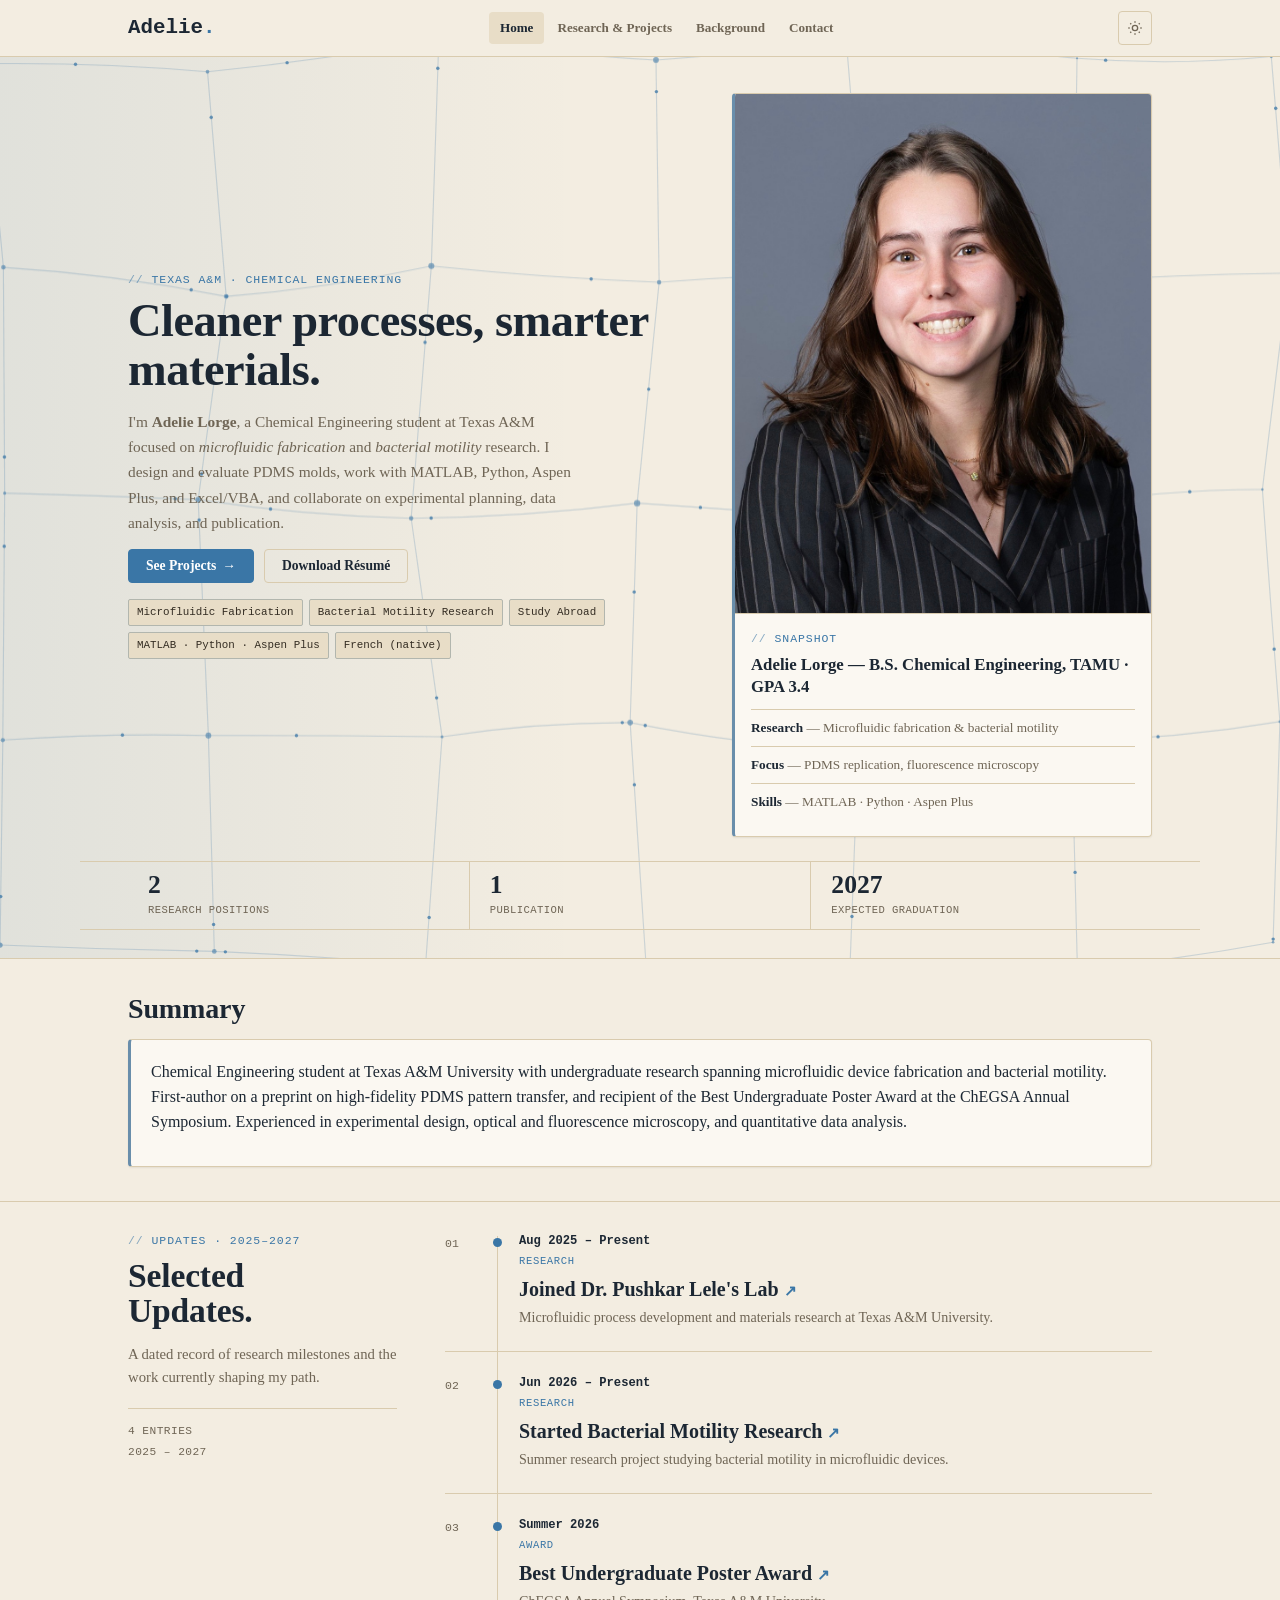
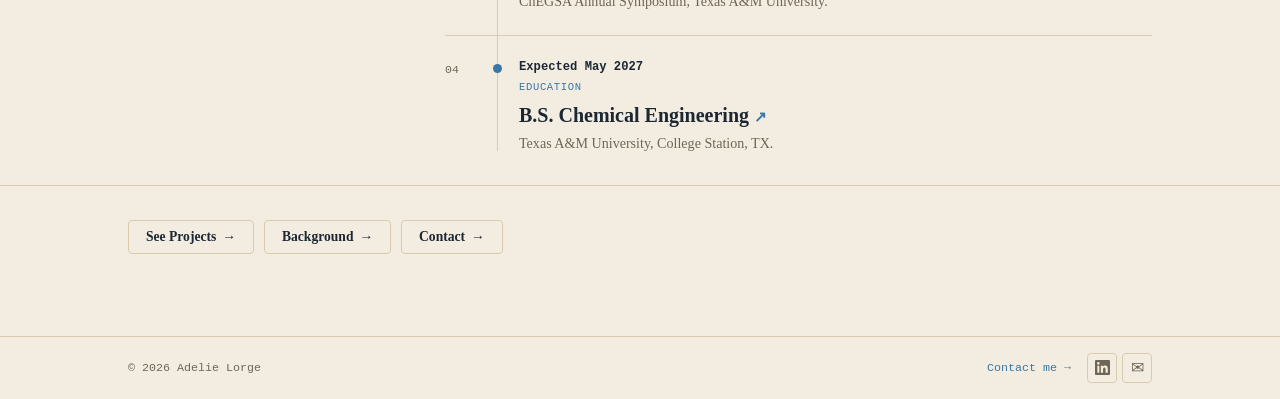
<file: index.html>
<!DOCTYPE html>
<html lang="en">
<head>
  <script>
    (function () {
      const KEY = "theme";
      const root = document.documentElement;
      let t = "light";
      try {
        const s = localStorage.getItem(KEY);
        t = (s === "light" || s === "dark") ? s : (matchMedia("(prefers-color-scheme: dark)").matches ? "dark" : "light");
      } catch {}
      root.setAttribute("data-theme", t);
      root.style.colorScheme = t;
      window.__setTheme = (theme) => {
        const next = theme === "dark" ? "dark" : "light";
        root.setAttribute("data-theme", next);
        root.style.colorScheme = next;
        try { localStorage.setItem(KEY, next); } catch {}
        const light = document.getElementById("lightCSS");
        const dark  = document.getElementById("darkCSS");
        if (light && dark) { light.disabled = next !== "light"; dark.disabled = next !== "dark"; }
        document.dispatchEvent(new Event("themechange"));
      };
    })();
  </script>

  <meta charset="UTF-8" />
  <meta name="viewport" content="width=device-width, initial-scale=1" />
  <title>Adelie Lorge — Chemical Engineering @ TAMU</title>
  <meta name="description" content="Adelie Lorge — Chemical Engineering at Texas A&M. Microfluidics and bacterial motility research, publications, projects, and certifications." />
  <link rel="canonical" href="https://adelielorge.com/" />
  <link rel="icon" type="image/svg+xml" href="assets/images/favicon.svg" />

  <meta property="og:type" content="website" />
  <meta property="og:site_name" content="Adelie Lorge" />
  <meta property="og:title" content="Adelie Lorge — Chemical Engineering @ TAMU" />
  <meta property="og:description" content="Adelie Lorge — Chemical Engineering at Texas A&M. Microfluidics and bacterial motility research, publications, projects, and certifications." />
  <meta property="og:url" content="https://adelielorge.com/" />
  <meta property="og:image" content="https://adelielorge.com/assets/images/headshot.jpeg" />
  <meta name="twitter:card" content="summary" />
  <meta name="twitter:title" content="Adelie Lorge — Chemical Engineering @ TAMU" />
  <meta name="twitter:description" content="Adelie Lorge — Chemical Engineering at Texas A&M. Microfluidics and bacterial motility research, publications, projects, and certifications." />
  <meta name="twitter:image" content="https://adelielorge.com/assets/images/headshot.jpeg" />

  <script type="application/ld+json">
  {
    "@context": "https://schema.org",
    "@type": "Person",
    "name": "Adelie Lorge",
    "url": "https://adelielorge.com/",
    "image": "https://adelielorge.com/assets/images/headshot.jpeg",
    "jobTitle": "Chemical Engineering Student",
    "affiliation": {
      "@type": "CollegeOrUniversity",
      "name": "Texas A&M University"
    },
    "sameAs": [
      "https://www.linkedin.com/in/adelie-lorge-316425382/"
    ]
  }
  </script>

  <link rel="stylesheet" href="assets/css/style.css?v=3" />
  <link id="lightCSS" rel="stylesheet" href="assets/css/theme-light.css?v=3">
  <link id="darkCSS"  rel="stylesheet" href="assets/css/theme-dark.css?v=3" disabled>
</head>
<body>
  <header class="site-header">
    <div class="container">
      <div class="header-bar">
        <a class="brand" href="index.html">Adelie<span>.</span></a>

        <button class="nav-toggle" aria-label="Toggle navigation" aria-expanded="false">
          <svg viewBox="0 0 16 16" fill="none" stroke="currentColor" stroke-width="1.5" width="16" height="16">
            <path d="M2 4h12M2 8h12M2 12h12"/>
          </svg>
        </button>

        <nav id="site-nav" class="site-nav" aria-label="Primary">
          <a href="index.html" aria-current="page">Home</a>
          <a href="projects.html">Research &amp; Projects</a>
          <a href="background.html">Background</a>
          <a href="contact.html">Contact</a>
        </nav>

        <div class="header-actions">
          <button id="themeToggle" class="btn-icon theme-toggle" aria-label="Toggle color theme" aria-pressed="false">
            <svg class="icon-sun" viewBox="0 0 24 24" fill="none" stroke="currentColor" stroke-width="2">
              <circle cx="12" cy="12" r="4"/>
              <path d="M12 2v2m0 16v2M2 12h2m16 0h2M4.93 4.93l1.41 1.41M17.66 17.66l1.41 1.41M4.93 19.07l1.41-1.41M17.66 6.34l1.41-1.41"/>
            </svg>
            <svg class="icon-moon" viewBox="0 0 24 24" fill="currentColor">
              <path d="M21 12.79A9 9 0 1 1 11.21 3 7 7 0 0 0 21 12.79z"/>
            </svg>
          </button>
        </div>
      </div>
    </div>
  </header>

  <main>
    <!-- Hero -->
    <header class="hero">
      <canvas id="flowCanvas" aria-hidden="true"></canvas>
      <div class="container hero-grid">
        <div class="hero-content">
          <span class="eyebrow">Texas A&amp;M · Chemical Engineering</span>
          <h1 class="hero-title">Cleaner processes, smarter materials.</h1>
          <p class="hero-lead">
            I'm <strong>Adelie Lorge</strong>, a Chemical Engineering student at Texas A&amp;M focused on
            <em>microfluidic fabrication</em> and <em>bacterial motility</em> research.
            I design and evaluate PDMS molds, work with MATLAB, Python, Aspen Plus, and Excel/VBA, and collaborate on experimental planning, data analysis, and publication.
          </p>
          <div class="cta-row">
            <a class="btn btn--primary" href="projects.html">See Projects <span class="arrow">→</span></a>
            <a class="btn" href="assets/docs/Adelie-Lorge-Resume.pdf" download>Download Résumé</a>
          </div>
          <ul class="inline-chips" aria-label="focus areas">
            <li class="pill">Microfluidic Fabrication</li>
            <li class="pill">Bacterial Motility Research</li>
            <li class="pill">Study Abroad</li>
            <li class="pill">MATLAB · Python · Aspen Plus</li>
            <li class="pill">French (native)</li>
          </ul>
        </div>

        <div class="hero-panel">
          <img src="assets/images/headshot.jpeg" alt="Portrait of Adelie Lorge" />
          <div class="hero-panel__body">
            <span class="eyebrow">Snapshot</span>
            <strong>Adelie Lorge — B.S. Chemical Engineering, TAMU · GPA 3.4</strong>
            <div class="hero-panel__rows">
              <p><b>Research</b> — Microfluidic fabrication &amp; bacterial motility</p>
              <p><b>Focus</b> — PDMS replication, fluorescence microscopy</p>
              <p><b>Skills</b> — MATLAB · Python · Aspen Plus</p>
            </div>
          </div>
        </div>
      </div>

      <div class="container stat-strip">
        <div class="stat"><strong>2</strong><span>Research Positions</span></div>
        <div class="stat"><strong>1</strong><span>Publication</span></div>
        <div class="stat"><strong>2027</strong><span>Expected Graduation</span></div>
      </div>
    </header>

    <!-- About -->
    <section id="about" class="section about-section">
      <div class="container">
        <h2>Summary</h2>
        <article class="card">
          <p>
            Chemical Engineering student at Texas A&amp;M University with undergraduate research spanning microfluidic device
            fabrication and bacterial motility. First-author on a preprint on high-fidelity PDMS pattern transfer, and recipient
            of the Best Undergraduate Poster Award at the ChEGSA Annual Symposium. Experienced in experimental design, optical
            and fluorescence microscopy, and quantitative data analysis.
          </p>
        </article>
      </div>
    </section>

    <!-- Updates -->
    <section class="section milestones-section">
      <div class="container milestones-grid">
        <div class="milestones-intro">
          <span class="eyebrow">Updates · 2025–2027</span>
          <h2 class="milestones-title">Selected<br>Updates.</h2>
          <p class="milestones-lead">A dated record of research milestones and the work currently shaping my path.</p>
          <div class="milestones-meta">
            <span>4 Entries</span>
            <span>2025 – 2027</span>
          </div>
        </div>

        <ol class="milestones-list">
          <li class="milestone">
            <span class="milestone__index">01</span>
            <span class="milestone__point" aria-hidden="true"></span>
            <div class="milestone__body">
              <span class="milestone__date">Aug 2025 – Present</span>
              <span class="milestone__tag">Research</span>
              <h3><a href="projects.html#research">Joined Dr. Pushkar Lele's Lab <span class="arrow">↗</span></a></h3>
              <p>Microfluidic process development and materials research at Texas A&amp;M University.</p>
            </div>
          </li>
          <li class="milestone">
            <span class="milestone__index">02</span>
            <span class="milestone__point" aria-hidden="true"></span>
            <div class="milestone__body">
              <span class="milestone__date">Jun 2026 – Present</span>
              <span class="milestone__tag">Research</span>
              <h3><a href="projects.html#bacterial-motility">Started Bacterial Motility Research <span class="arrow">↗</span></a></h3>
              <p>Summer research project studying bacterial motility in microfluidic devices.</p>
            </div>
          </li>
          <li class="milestone">
            <span class="milestone__index">03</span>
            <span class="milestone__point" aria-hidden="true"></span>
            <div class="milestone__body">
              <span class="milestone__date">Summer 2026</span>
              <span class="milestone__tag">Award</span>
              <h3><a href="projects.html#publications">Best Undergraduate Poster Award <span class="arrow">↗</span></a></h3>
              <p>ChEGSA Annual Symposium, Texas A&amp;M University.</p>
            </div>
          </li>
          <li class="milestone">
            <span class="milestone__index">04</span>
            <span class="milestone__point" aria-hidden="true"></span>
            <div class="milestone__body">
              <span class="milestone__date">Expected May 2027</span>
              <span class="milestone__tag">Education</span>
              <h3><a href="background.html#education">B.S. Chemical Engineering <span class="arrow">↗</span></a></h3>
              <p>Texas A&amp;M University, College Station, TX.</p>
            </div>
          </li>
        </ol>
      </div>
    </section>

    <!-- Bottom CTAs -->
    <section class="section">
      <div class="container cta-row">
        <a class="btn" href="projects.html">See Projects <span class="arrow">→</span></a>
        <a class="btn" href="background.html">Background <span class="arrow">→</span></a>
        <a class="btn" href="contact.html">Contact <span class="arrow">→</span></a>
      </div>
    </section>
  </main>

  <footer class="site-footer">
    <div class="container">
      <div class="footer-bar">
        <span class="footer-copy">© <span id="year"></span> Adelie Lorge</span>
        <a class="footer-contact" href="contact.html">Contact me <span class="arrow">→</span></a>
        <div class="footer-links">
          <a href="https://www.linkedin.com/in/adelie-lorge-316425382/" target="_blank" rel="noopener" aria-label="LinkedIn">
            <svg viewBox="0 0 24 24" aria-hidden="true" focusable="false"><path fill="currentColor" d="M20.447 20.452h-3.554v-5.569c0-1.329-.026-3.042-1.855-3.042-1.855 0-2.138 1.447-2.138 2.941v5.67H9.346V9h3.414v1.561h.047c.477-.9 1.637-1.85 3.37-1.85 3.6 0 4.267 2.37 4.267 5.455v6.286zM5.337 7.433a2.062 2.062 0 1 1 0-4.124 2.062 2.062 0 0 1 0 4.124zM6.92 20.452H3.752V9h3.168v11.452zM22.225 0H1.771C.792 0 0 .774 0 1.727v20.545C0 23.227.792 24 1.771 24h20.451C23.2 24 24 23.227 24 22.273V1.727C24 .774 23.2 0 22.222 0h.003z"/></svg>
          </a>
          <span class="tooltip">
            <a href="mailto:adelielorge@gmail.com" aria-label="Email">✉</a>
            <span class="tooltip-text">adelielorge@gmail.com</span>
          </span>
        </div>
      </div>
    </div>
  </footer>
  <button id="backToTop" aria-label="Back to top">↑</button>

  <script>
    document.getElementById('year').textContent = new Date().getFullYear();

    (function syncTheme(){
      const t = document.documentElement.getAttribute("data-theme") || "light";
      const light = document.getElementById("lightCSS");
      const dark  = document.getElementById("darkCSS");
      if (light && dark) { light.disabled = t !== "light"; dark.disabled = t !== "dark"; }
    })();

    (function mobileNav(){
      const toggle = document.querySelector('.nav-toggle');
      const nav = document.getElementById('site-nav');
      if (!toggle || !nav) return;
      toggle.addEventListener('click', () => {
        const open = toggle.getAttribute('aria-expanded') === 'true';
        toggle.setAttribute('aria-expanded', String(!open));
        nav.classList.toggle('open', !open);
      });
      nav.querySelectorAll('a').forEach(a => a.addEventListener('click', () => {
        nav.classList.remove('open');
        toggle.setAttribute('aria-expanded', 'false');
      }));
      const mq = window.matchMedia('(min-width: 769px)');
      const sync = () => { if (mq.matches) { nav.classList.remove('open'); toggle.setAttribute('aria-expanded','false'); } };
      mq.addEventListener ? mq.addEventListener('change', sync) : mq.addListener(sync);
    })();

    (function themeToggle(){
      const btn = document.getElementById('themeToggle');
      if (!btn) return;
      const sync = () => btn.setAttribute('aria-pressed', String(document.documentElement.getAttribute('data-theme') === 'dark'));
      sync();
      btn.addEventListener('click', () => { window.__setTheme(document.documentElement.getAttribute('data-theme') === 'dark' ? 'light' : 'dark'); sync(); });
    })();

    (function backToTop(){
      const btn = document.getElementById('backToTop');
      if (!btn) return;
      window.addEventListener('scroll', () => btn.classList.toggle('show', window.scrollY > 400));
      btn.addEventListener('click', () => window.scrollTo({ top: 0, behavior: 'smooth' }));
    })();

    (function scrollReveals(){
      const targets = document.querySelectorAll('.reveal, .qual-section, .research-item, .milestone, .hero-panel, .card');
      if (!targets.length) return;
      targets.forEach((el, i) => { el.classList.add('reveal-on-scroll'); el.style.setProperty('--reveal-delay', `${Math.min(i % 5, 4) * 55}ms`); });
      if (!('IntersectionObserver' in window)) { targets.forEach(el => el.classList.add('is-revealed')); return; }
      const observer = new IntersectionObserver((entries) => {
        entries.forEach(entry => { if (entry.isIntersecting) { entry.target.classList.add('is-revealed'); observer.unobserve(entry.target); } });
      }, { threshold: 0.12, rootMargin: '0px 0px -8% 0px' });
      targets.forEach(el => observer.observe(el));
    })();

    (function fluidNetwork(){
      const canvas = document.getElementById('flowCanvas');
      if (!canvas) return;
      const ctx = canvas.getContext('2d');
      const reduceMotion = matchMedia('(prefers-reduced-motion: reduce)').matches;

      let W = 0, H = 0, dpr = 1;
      let nodes = [], edges = [];
      let accent = { r: 58, g: 118, b: 166 };

      function hexToRgb(hex) {
        const m = hex.trim().replace('#', '');
        if (m.length !== 6) return accent;
        return {
          r: parseInt(m.substring(0, 2), 16),
          g: parseInt(m.substring(2, 4), 16),
          b: parseInt(m.substring(4, 6), 16),
        };
      }

      function readAccent() {
        const val = getComputedStyle(document.documentElement).getPropertyValue('--accent');
        if (val) accent = hexToRgb(val);
      }

      function rgba(alpha) {
        return `rgba(${accent.r}, ${accent.g}, ${accent.b}, ${alpha})`;
      }

      function buildLattice() {
        nodes = [];
        edges = [];
        const cols = 7, rows = 5;
        const spacingX = W / (cols - 1);
        const spacingY = H / (rows - 1);
        for (let r = 0; r < rows; r++) {
          for (let c = 0; c < cols; c++) {
            const jitter = Math.min(spacingX, spacingY) * 0.18;
            nodes.push({
              x: c * spacingX + (Math.random() - 0.5) * jitter,
              y: r * spacingY + (Math.random() - 0.5) * jitter,
              r: 1.4 + Math.random() * 1.3,
              phase: Math.random() * Math.PI * 2,
            });
          }
        }
        const idx = (r, c) => r * cols + c;
        for (let r = 0; r < rows; r++) {
          for (let c = 0; c < cols; c++) {
            if (c < cols - 1) edges.push({ a: idx(r, c), b: idx(r, c + 1), t: Math.random(), speed: 0.12 + Math.random() * 0.18, bow: (Math.random() - 0.5) * 18 });
            if (r < rows - 1) edges.push({ a: idx(r, c), b: idx(r + 1, c), t: Math.random(), speed: 0.1 + Math.random() * 0.16, bow: (Math.random() - 0.5) * 18 });
          }
        }
      }

      function resize() {
        const rect = canvas.parentElement.getBoundingClientRect();
        dpr = Math.min(window.devicePixelRatio || 1, 2);
        W = rect.width;
        H = rect.height;
        canvas.width = W * dpr;
        canvas.height = H * dpr;
        canvas.style.width = W + 'px';
        canvas.style.height = H + 'px';
        ctx.setTransform(dpr, 0, 0, dpr, 0, 0);
        buildLattice();
      }

      function draw(time) {
        ctx.clearRect(0, 0, W, H);

        edges.forEach((e) => {
          const a = nodes[e.a], b = nodes[e.b];
          const mx = (a.x + b.x) / 2, my = (a.y + b.y) / 2 + e.bow;

          ctx.beginPath();
          ctx.moveTo(a.x, a.y);
          ctx.quadraticCurveTo(mx, my, b.x, b.y);
          ctx.strokeStyle = rgba(0.24);
          ctx.lineWidth = 1.1;
          ctx.stroke();

          if (!reduceMotion) {
            e.t = (e.t + e.speed * 0.0035) % 1;
            const t = e.t;
            const x = (1 - t) * (1 - t) * a.x + 2 * (1 - t) * t * mx + t * t * b.x;
            const y = (1 - t) * (1 - t) * a.y + 2 * (1 - t) * t * my + t * t * b.y;
            ctx.beginPath();
            ctx.arc(x, y, 1.7, 0, Math.PI * 2);
            ctx.fillStyle = rgba(0.85);
            ctx.fill();
          }
        });

        nodes.forEach((n) => {
          const pulse = reduceMotion ? 0 : Math.sin(time * 0.0009 + n.phase) * 0.6;
          ctx.beginPath();
          ctx.arc(n.x, n.y, n.r + pulse, 0, Math.PI * 2);
          ctx.fillStyle = rgba(0.62);
          ctx.fill();
        });
      }

      function loop(time) {
        draw(time);
        if (!reduceMotion) requestAnimationFrame(loop);
      }

      readAccent();
      resize();

      let resizeTimer;
      window.addEventListener('resize', () => {
        clearTimeout(resizeTimer);
        resizeTimer = setTimeout(resize, 150);
      });
      document.addEventListener('themechange', readAccent);

      if (reduceMotion) {
        draw(0);
      } else {
        requestAnimationFrame(loop);
      }
    })();
  </script>
</body>
</html>
</file>
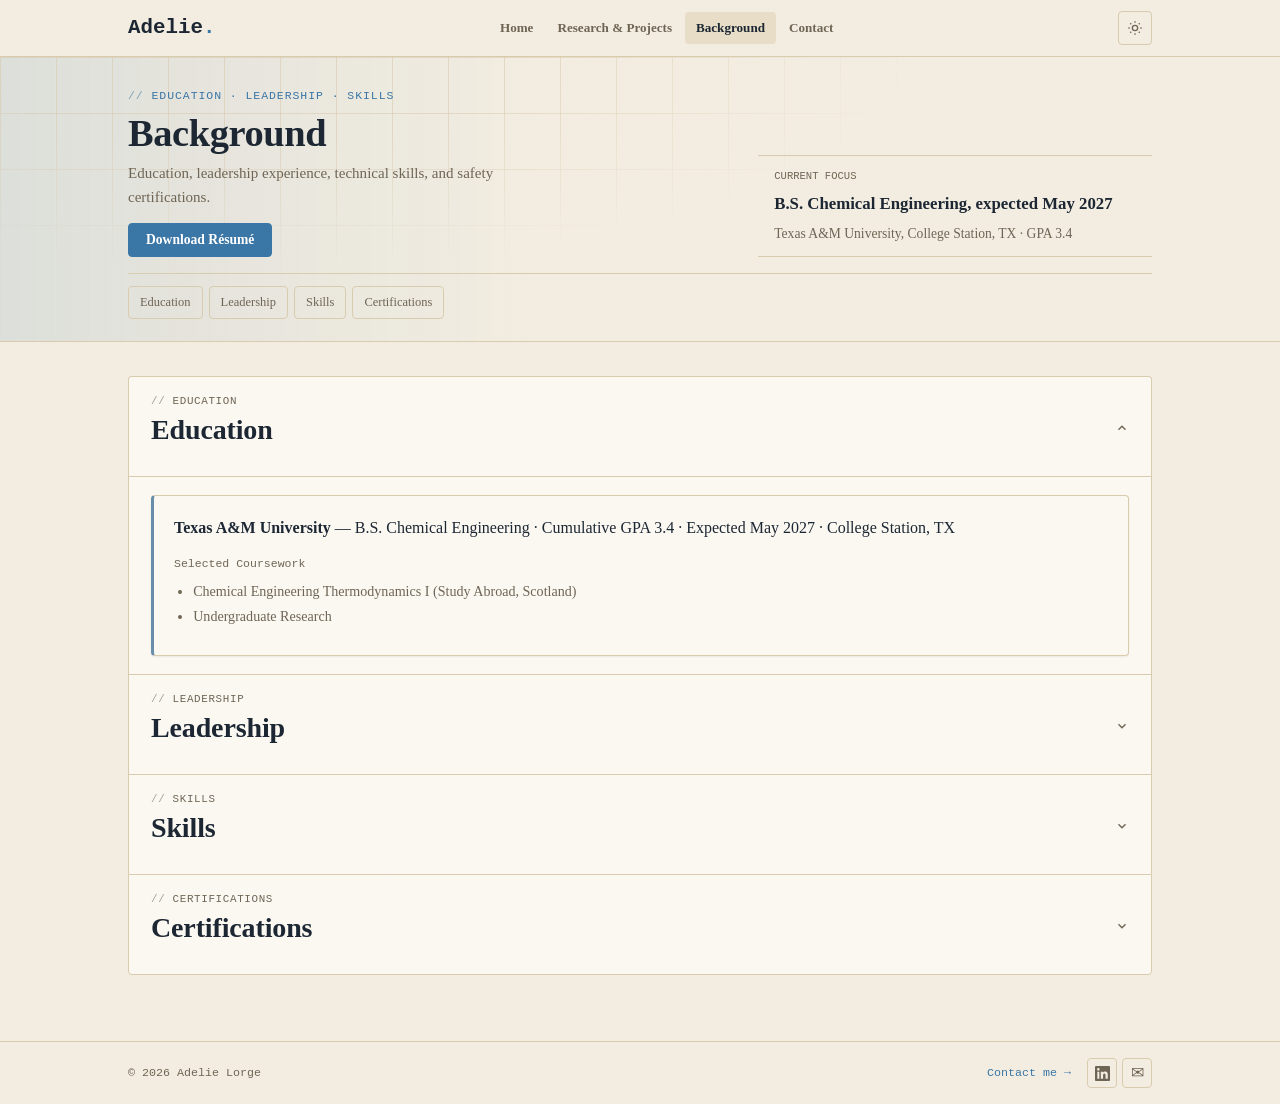
<file: background.html>
<!DOCTYPE html>
<html lang="en">
<head>
  <script>
    (function () {
      const KEY = "theme";
      const root = document.documentElement;
      let t = "light";
      try {
        const s = localStorage.getItem(KEY);
        t = (s === "light" || s === "dark") ? s : (matchMedia("(prefers-color-scheme: dark)").matches ? "dark" : "light");
      } catch {}
      root.setAttribute("data-theme", t);
      root.style.colorScheme = t;
      window.__setTheme = (theme) => {
        const next = theme === "dark" ? "dark" : "light";
        root.setAttribute("data-theme", next);
        root.style.colorScheme = next;
        try { localStorage.setItem(KEY, next); } catch {}
        const light = document.getElementById("lightCSS");
        const dark  = document.getElementById("darkCSS");
        if (light && dark) { light.disabled = next !== "light"; dark.disabled = next !== "dark"; }
      };
    })();
  </script>

  <meta charset="UTF-8" />
  <meta name="viewport" content="width=device-width, initial-scale=1" />
  <title>Background — Adelie Lorge</title>
  <meta name="description" content="Education, leadership, skills, and certifications — Adelie Lorge." />
  <link rel="canonical" href="https://adelielorge.com/background.html" />
  <link rel="icon" type="image/svg+xml" href="assets/images/favicon.svg" />

  <meta property="og:type" content="website" />
  <meta property="og:site_name" content="Adelie Lorge" />
  <meta property="og:title" content="Background — Adelie Lorge" />
  <meta property="og:description" content="Education, leadership, skills, and certifications — Adelie Lorge." />
  <meta property="og:url" content="https://adelielorge.com/background.html" />
  <meta property="og:image" content="https://adelielorge.com/assets/images/headshot.jpeg" />
  <meta name="twitter:card" content="summary" />
  <meta name="twitter:title" content="Background — Adelie Lorge" />
  <meta name="twitter:description" content="Education, leadership, skills, and certifications — Adelie Lorge." />
  <meta name="twitter:image" content="https://adelielorge.com/assets/images/headshot.jpeg" />

  <link rel="stylesheet" href="assets/css/style.css?v=3" />
  <link id="lightCSS" rel="stylesheet" href="assets/css/theme-light.css?v=3">
  <link id="darkCSS"  rel="stylesheet" href="assets/css/theme-dark.css?v=3" disabled>
</head>
<body>
  <header class="site-header">
    <div class="container">
      <div class="header-bar">
        <a class="brand" href="index.html">Adelie<span>.</span></a>

        <button class="nav-toggle" aria-label="Toggle navigation" aria-expanded="false">
          <svg viewBox="0 0 16 16" fill="none" stroke="currentColor" stroke-width="1.5" width="16" height="16">
            <path d="M2 4h12M2 8h12M2 12h12"/>
          </svg>
        </button>

        <nav id="site-nav" class="site-nav" aria-label="Primary">
          <a href="index.html">Home</a>
          <a href="projects.html">Research &amp; Projects</a>
          <a href="background.html" aria-current="page">Background</a>
          <a href="contact.html">Contact</a>
        </nav>

        <div class="header-actions">
          <button id="themeToggle" class="btn-icon theme-toggle" aria-label="Toggle color theme" aria-pressed="false">
            <svg class="icon-sun" viewBox="0 0 24 24" fill="none" stroke="currentColor" stroke-width="2">
              <circle cx="12" cy="12" r="4"/>
              <path d="M12 2v2m0 16v2M2 12h2m16 0h2M4.93 4.93l1.41 1.41M17.66 17.66l1.41 1.41M4.93 19.07l1.41-1.41M17.66 6.34l1.41-1.41"/>
            </svg>
            <svg class="icon-moon" viewBox="0 0 24 24" fill="currentColor">
              <path d="M21 12.79A9 9 0 1 1 11.21 3 7 7 0 0 0 21 12.79z"/>
            </svg>
          </button>
        </div>
      </div>
    </div>
  </header>

  <main>
    <section class="hero-section">
      <div class="container">
        <div class="page-hero">
          <div class="page-hero__copy">
            <span class="eyebrow">Education · Leadership · Skills</span>
            <h1 class="hero-page-title">Background</h1>
            <p class="hero-page-lead">Education, leadership experience, technical skills, and safety certifications.</p>
            <div class="hero-actions">
              <a class="btn btn--primary" href="assets/docs/Adelie-Lorge-Resume.pdf" download>Download Résumé</a>
            </div>
          </div>
          <div class="page-snapshot" aria-label="Background snapshot">
            <div class="snapshot-focus">
              <span>Current focus</span>
              <strong>B.S. Chemical Engineering, expected May 2027</strong>
              <p>Texas A&amp;M University, College Station, TX · GPA 3.4</p>
            </div>
          </div>
        </div>

        <div class="page-toolbar">
          <nav class="local-nav" aria-label="Jump to section">
            <a href="#education">Education</a>
            <a href="#leadership">Leadership</a>
            <a href="#skills">Skills</a>
            <a href="#certifications">Certifications</a>
          </nav>
        </div>
      </div>
    </section>

    <section class="section">
      <div class="container qual-main">
        <details class="qual-section" id="education" open>
          <summary class="qual-summary">
            <div class="qual-head">
              <span class="qual-eyebrow">Education</span>
              <h2>Education</h2>
            </div>
            <svg class="chevron" viewBox="0 0 16 16" fill="none" stroke="currentColor" stroke-width="1.6" aria-hidden="true">
              <path d="M4 6l4 4 4-4"/>
            </svg>
          </summary>
          <div class="qual-body">
            <article class="card">
              <p><strong>Texas A&amp;M University</strong> — B.S. Chemical Engineering · Cumulative GPA 3.4 · Expected May 2027 · College Station, TX</p>
              <p class="meta" style="margin-top:14px;margin-bottom:6px;">Selected Coursework</p>
              <ul class="simple-list">
                <li>Chemical Engineering Thermodynamics I (Study Abroad, Scotland)</li>
                <li>Undergraduate Research</li>
              </ul>
            </article>
          </div>
        </details>

        <details class="qual-section" id="leadership">
          <summary class="qual-summary">
            <div class="qual-head">
              <span class="qual-eyebrow">Leadership</span>
              <h2>Leadership</h2>
            </div>
            <svg class="chevron" viewBox="0 0 16 16" fill="none" stroke="currentColor" stroke-width="1.6" aria-hidden="true">
              <path d="M4 6l4 4 4-4"/>
            </svg>
          </summary>
          <div class="qual-body">
            <article class="card">
              <p><strong>European Scouts — Leader</strong> · Houston, TX · Aug 2020 – May 2023</p>
              <ul>
                <li>Coordinated logistics, safety planning, risk assessments, budgets, and activity execution for ~40 children during day and overnight events.</li>
                <li>Operated in a high-responsibility environment requiring leadership, organization, and risk management.</li>
              </ul>
            </article>
            <article class="card">
              <p><strong>American Institute of Chemical Engineers (AIChE) — Member</strong> · Texas A&amp;M University · Aug 2023 – Present</p>
              <ul>
                <li>Supported the Freshman AIChE Chair in organizing events, reviewing ETAM essays, and helping first-year students prepare for Chemical Engineering.</li>
              </ul>
            </article>
            <article class="card">
              <p><strong>Texas A&amp;M Women's Lacrosse — Player</strong> · Texas A&amp;M University · Sep 2023 – Sep 2025</p>
            </article>
          </div>
        </details>

        <details class="qual-section" id="skills">
          <summary class="qual-summary">
            <div class="qual-head">
              <span class="qual-eyebrow">Skills</span>
              <h2>Skills</h2>
            </div>
            <svg class="chevron" viewBox="0 0 16 16" fill="none" stroke="currentColor" stroke-width="1.6" aria-hidden="true">
              <path d="M4 6l4 4 4-4"/>
            </svg>
          </summary>
          <div class="qual-body">
            <div class="skills-grid">
              <div class="skills-group">
                <h3>Engineering Software</h3>
                <p>Excel, MATLAB, Python, Aspen Plus</p>
              </div>
              <div class="skills-group">
                <h3>Microfabrication</h3>
                <p>PDMS replication, polymer processing, surface treatment</p>
              </div>
              <div class="skills-group">
                <h3>Microscopy &amp; Analysis</h3>
                <p>Optical microscopy, fluorescence microscopy, video analysis</p>
              </div>
              <div class="skills-group">
                <h3>Biological Methods</h3>
                <p>Experimental bacterial culture, chemotaxis assays, aseptic technique, BSL-2 practices</p>
              </div>
              <div class="skills-group">
                <h3>Languages</h3>
                <p>French (native)</p>
              </div>
            </div>
          </div>
        </details>

        <details class="qual-section" id="certifications">
          <summary class="qual-summary">
            <div class="qual-head">
              <span class="qual-eyebrow">Certifications</span>
              <h2>Certifications</h2>
            </div>
            <svg class="chevron" viewBox="0 0 16 16" fill="none" stroke="currentColor" stroke-width="1.6" aria-hidden="true">
              <path d="M4 6l4 4 4-4"/>
            </svg>
          </summary>
          <div class="qual-body">
            <div class="cert-list">
              <div class="cert-row">
                <div>
                  <h3>Biosafety Level 1 Training</h3>
                  <p>Texas A&amp;M University</p>
                </div>
                <a class="btn btn--sm" href="assets/docs/Biosafety Level 1 Training - Biosafety.pdf" download>Download PDF</a>
              </div>
              <div class="cert-row">
                <div>
                  <h3>Biosafety Level 2 (BSL-2) Certification</h3>
                  <p>Texas A&amp;M University</p>
                </div>
                <a class="btn btn--sm" href="assets/docs/Biosafety Level 2 Training - Biosafety.pdf" download>Download PDF</a>
              </div>
              <div class="cert-row">
                <div>
                  <h3>Bloodborne Pathogens Training</h3>
                  <p>Texas A&amp;M University</p>
                </div>
                <span class="pill pill--pending" title="PDF not uploaded yet">PDF coming soon</span>
              </div>
              <div class="cert-row">
                <div>
                  <h3>Effective Use of Class II Biological Safety Cabinets</h3>
                  <p>Texas A&amp;M University</p>
                </div>
                <a class="btn btn--sm" href="assets/docs/Effective Use of Class II Biological Safety Cabinets - Biosafety.pdf" download>Download PDF</a>
              </div>
              <div class="cert-row">
                <div>
                  <h3>Hazard Communication Certificate</h3>
                  <p>Texas A&amp;M University</p>
                </div>
                <a class="btn btn--sm" href="assets/docs/Hazard Communication Certificate.pdf" download>Download PDF</a>
              </div>
              <div class="cert-row">
                <div>
                  <h3>Introduction to Programming with MATLAB</h3>
                  <p>Coursera</p>
                </div>
                <a class="btn btn--sm" href="assets/docs/Introduction to Programming with Matlab certificate.pdf" download>Download PDF</a>
              </div>
              <div class="cert-row">
                <div>
                  <h3>Laboratory Safety Training</h3>
                  <p>Texas A&amp;M University</p>
                </div>
                <a class="btn btn--sm" href="assets/docs/Laboratory Safety Training.pdf" download>Download PDF</a>
              </div>
              <div class="cert-row">
                <div>
                  <h3>Laser Safety Training Certificate</h3>
                  <p>Texas A&amp;M University</p>
                </div>
                <a class="btn btn--sm" href="assets/docs/Laser safety training certificate.pdf" download>Download PDF</a>
              </div>
              <div class="cert-row">
                <div>
                  <h3>Shop and Tool Safety Certificate</h3>
                  <p>Texas A&amp;M University</p>
                </div>
                <a class="btn btn--sm" href="assets/docs/Shop and Tool Safety certificate.pdf" download>Download PDF</a>
              </div>
              <div class="cert-row">
                <div>
                  <h3>Working Safely with Cryogenics Certificate</h3>
                  <p>Texas A&amp;M University</p>
                </div>
                <a class="btn btn--sm" href="assets/docs/Working Safely with Cryogenics Certificate.pdf" download>Download PDF</a>
              </div>
            </div>
          </div>
        </details>
      </div>
    </section>
  </main>

  <footer class="site-footer">
    <div class="container">
      <div class="footer-bar">
        <span class="footer-copy">© <span id="year"></span> Adelie Lorge</span>
        <a class="footer-contact" href="contact.html">Contact me <span class="arrow">→</span></a>
        <div class="footer-links">
          <a href="https://www.linkedin.com/in/adelie-lorge-316425382/" target="_blank" rel="noopener" aria-label="LinkedIn">
            <svg viewBox="0 0 24 24" aria-hidden="true" focusable="false"><path fill="currentColor" d="M20.447 20.452h-3.554v-5.569c0-1.329-.026-3.042-1.855-3.042-1.855 0-2.138 1.447-2.138 2.941v5.67H9.346V9h3.414v1.561h.047c.477-.9 1.637-1.85 3.37-1.85 3.6 0 4.267 2.37 4.267 5.455v6.286zM5.337 7.433a2.062 2.062 0 1 1 0-4.124 2.062 2.062 0 0 1 0 4.124zM6.92 20.452H3.752V9h3.168v11.452zM22.225 0H1.771C.792 0 0 .774 0 1.727v20.545C0 23.227.792 24 1.771 24h20.451C23.2 24 24 23.227 24 22.273V1.727C24 .774 23.2 0 22.222 0h.003z"/></svg>
          </a>
          <span class="tooltip">
            <a href="mailto:adelielorge@gmail.com" aria-label="Email">✉</a>
            <span class="tooltip-text">adelielorge@gmail.com</span>
          </span>
        </div>
      </div>
    </div>
  </footer>
  <button id="backToTop" aria-label="Back to top">↑</button>

  <script>
    document.getElementById('year').textContent = new Date().getFullYear();

    (function syncTheme(){
      const t = document.documentElement.getAttribute("data-theme") || "light";
      const light = document.getElementById("lightCSS");
      const dark  = document.getElementById("darkCSS");
      if (light && dark) { light.disabled = t !== "light"; dark.disabled = t !== "dark"; }
    })();

    (function mobileNav(){
      const toggle = document.querySelector('.nav-toggle');
      const nav = document.getElementById('site-nav');
      if (!toggle || !nav) return;
      toggle.addEventListener('click', () => {
        const open = toggle.getAttribute('aria-expanded') === 'true';
        toggle.setAttribute('aria-expanded', String(!open));
        nav.classList.toggle('open', !open);
      });
      nav.querySelectorAll('a').forEach(a => a.addEventListener('click', () => {
        nav.classList.remove('open');
        toggle.setAttribute('aria-expanded', 'false');
      }));
      const mq = window.matchMedia('(min-width: 769px)');
      const sync = () => { if (mq.matches) { nav.classList.remove('open'); toggle.setAttribute('aria-expanded','false'); } };
      mq.addEventListener ? mq.addEventListener('change', sync) : mq.addListener(sync);
    })();

    (function themeToggle(){
      const btn = document.getElementById('themeToggle');
      if (!btn) return;
      const sync = () => btn.setAttribute('aria-pressed', String(document.documentElement.getAttribute('data-theme') === 'dark'));
      sync();
      btn.addEventListener('click', () => { window.__setTheme(document.documentElement.getAttribute('data-theme') === 'dark' ? 'light' : 'dark'); sync(); });
    })();

    (function backToTop(){
      const btn = document.getElementById('backToTop');
      if (!btn) return;
      window.addEventListener('scroll', () => btn.classList.toggle('show', window.scrollY > 400));
      btn.addEventListener('click', () => window.scrollTo({ top: 0, behavior: 'smooth' }));
    })();

    (function scrollReveals(){
      const targets = document.querySelectorAll('.reveal, .qual-section, .research-item, .milestone, .hero-panel, .card');
      if (!targets.length) return;
      targets.forEach((el, i) => { el.classList.add('reveal-on-scroll'); el.style.setProperty('--reveal-delay', `${Math.min(i % 5, 4) * 55}ms`); });
      if (!('IntersectionObserver' in window)) { targets.forEach(el => el.classList.add('is-revealed')); return; }
      const observer = new IntersectionObserver((entries) => {
        entries.forEach(entry => { if (entry.isIntersecting) { entry.target.classList.add('is-revealed'); observer.unobserve(entry.target); } });
      }, { threshold: 0.12, rootMargin: '0px 0px -8% 0px' });
      targets.forEach(el => observer.observe(el));
    })();
  </script>
</body>
</html>
</file>
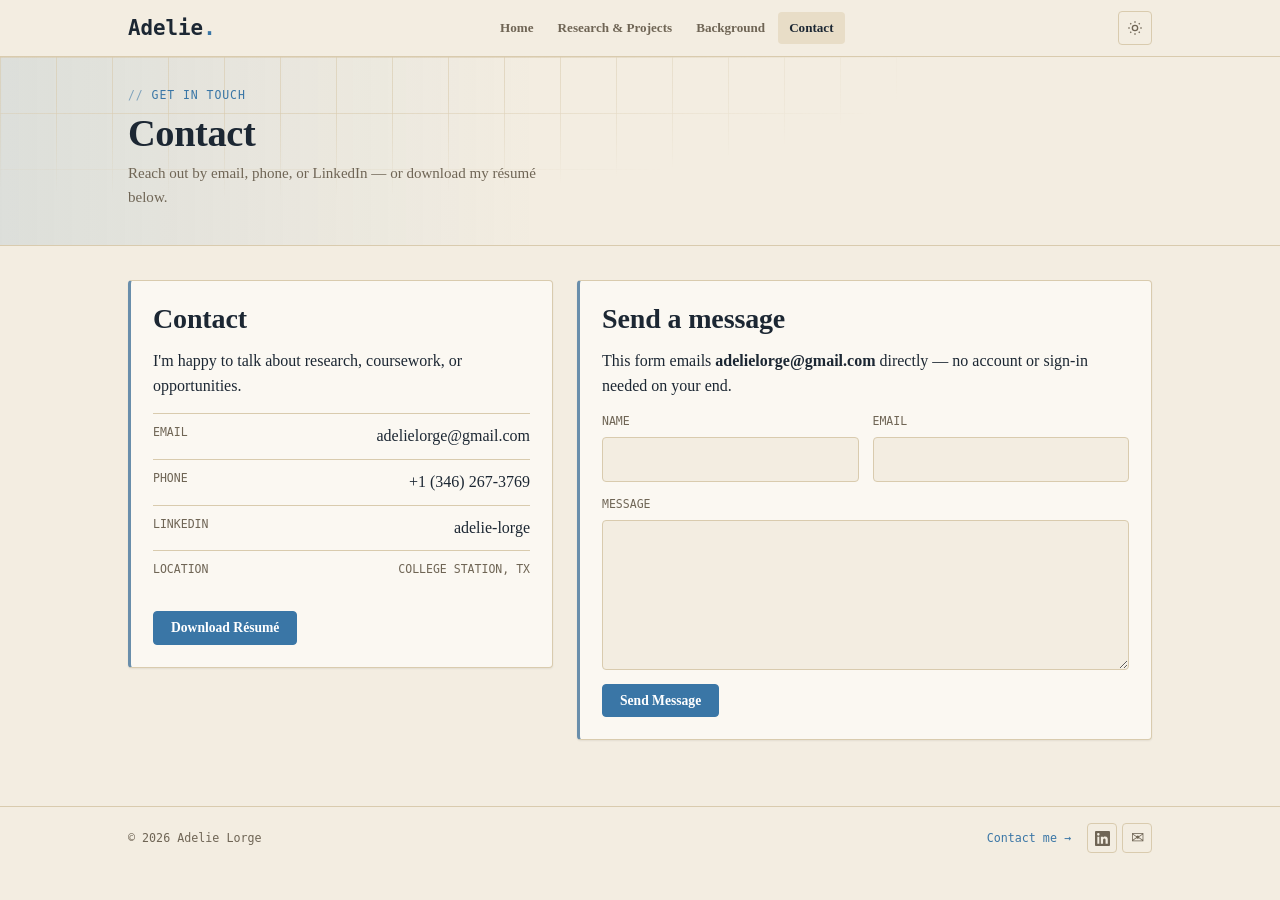
<file: contact.html>
<!DOCTYPE html>
<html lang="en">
<head>
  <script>
    (function () {
      const KEY = "theme";
      const root = document.documentElement;
      let t = "light";
      try {
        const s = localStorage.getItem(KEY);
        t = (s === "light" || s === "dark") ? s : (matchMedia("(prefers-color-scheme: dark)").matches ? "dark" : "light");
      } catch {}
      root.setAttribute("data-theme", t);
      root.style.colorScheme = t;
      window.__setTheme = (theme) => {
        const next = theme === "dark" ? "dark" : "light";
        root.setAttribute("data-theme", next);
        root.style.colorScheme = next;
        try { localStorage.setItem(KEY, next); } catch {}
        const light = document.getElementById("lightCSS");
        const dark  = document.getElementById("darkCSS");
        if (light && dark) { light.disabled = next !== "light"; dark.disabled = next !== "dark"; }
      };
    })();
  </script>

  <meta charset="UTF-8" />
  <meta name="viewport" content="width=device-width, initial-scale=1" />
  <title>Contact — Adelie Lorge</title>
  <meta name="description" content="Get in touch with Adelie Lorge." />
  <link rel="canonical" href="https://adelielorge.com/contact.html" />
  <link rel="icon" type="image/svg+xml" href="assets/images/favicon.svg" />

  <meta property="og:type" content="website" />
  <meta property="og:site_name" content="Adelie Lorge" />
  <meta property="og:title" content="Contact — Adelie Lorge" />
  <meta property="og:description" content="Get in touch with Adelie Lorge." />
  <meta property="og:url" content="https://adelielorge.com/contact.html" />
  <meta property="og:image" content="https://adelielorge.com/assets/images/headshot.jpeg" />
  <meta name="twitter:card" content="summary" />
  <meta name="twitter:title" content="Contact — Adelie Lorge" />
  <meta name="twitter:description" content="Get in touch with Adelie Lorge." />
  <meta name="twitter:image" content="https://adelielorge.com/assets/images/headshot.jpeg" />

  <link rel="stylesheet" href="assets/css/style.css?v=3" />
  <link id="lightCSS" rel="stylesheet" href="assets/css/theme-light.css?v=3">
  <link id="darkCSS"  rel="stylesheet" href="assets/css/theme-dark.css?v=3" disabled>
</head>
<body>
  <header class="site-header">
    <div class="container">
      <div class="header-bar">
        <a class="brand" href="index.html">Adelie<span>.</span></a>

        <button class="nav-toggle" aria-label="Toggle navigation" aria-expanded="false">
          <svg viewBox="0 0 16 16" fill="none" stroke="currentColor" stroke-width="1.5" width="16" height="16">
            <path d="M2 4h12M2 8h12M2 12h12"/>
          </svg>
        </button>

        <nav id="site-nav" class="site-nav" aria-label="Primary">
          <a href="index.html">Home</a>
          <a href="projects.html">Research &amp; Projects</a>
          <a href="background.html">Background</a>
          <a href="contact.html" aria-current="page">Contact</a>
        </nav>

        <div class="header-actions">
          <button id="themeToggle" class="btn-icon theme-toggle" aria-label="Toggle color theme" aria-pressed="false">
            <svg class="icon-sun" viewBox="0 0 24 24" fill="none" stroke="currentColor" stroke-width="2">
              <circle cx="12" cy="12" r="4"/>
              <path d="M12 2v2m0 16v2M2 12h2m16 0h2M4.93 4.93l1.41 1.41M17.66 17.66l1.41 1.41M4.93 19.07l1.41-1.41M17.66 6.34l1.41-1.41"/>
            </svg>
            <svg class="icon-moon" viewBox="0 0 24 24" fill="currentColor">
              <path d="M21 12.79A9 9 0 1 1 11.21 3 7 7 0 0 0 21 12.79z"/>
            </svg>
          </button>
        </div>
      </div>
    </div>
  </header>

  <main>
    <section class="hero-section">
      <div class="container">
        <span class="eyebrow">Get in touch</span>
        <h1 class="hero-page-title">Contact</h1>
        <p class="hero-page-lead">Reach out by email, phone, or LinkedIn — or download my résumé below.</p>
      </div>
    </section>

    <section class="section">
      <div class="container contact-layout">
        <article class="contact-panel">
          <h2>Contact</h2>
          <p>I'm happy to talk about research, coursework, or opportunities.</p>
          <div class="contact-methods">
            <div class="contact-method">
              <span>Email</span>
              <a href="mailto:adelielorge@gmail.com">adelielorge@gmail.com</a>
            </div>
            <div class="contact-method">
              <span>Phone</span>
              <a href="tel:+13462673769">+1 (346) 267-3769</a>
            </div>
            <div class="contact-method">
              <span>LinkedIn</span>
              <a href="https://www.linkedin.com/in/adelie-lorge-316425382/" target="_blank" rel="noopener">adelie-lorge</a>
            </div>
            <div class="contact-method">
              <span>Location</span>
              <span>College Station, TX</span>
            </div>
          </div>
          <div class="cta-row" style="margin-top:22px;margin-bottom:0;">
            <a class="btn btn--primary" href="assets/docs/Adelie-Lorge-Resume.pdf" download>Download Résumé</a>
          </div>
        </article>

        <article class="contact-panel">
          <h2>Send a message</h2>
          <p>This form emails <strong>adelielorge@gmail.com</strong> directly — no account or sign-in needed on your end.</p>

          <!--
            REQUIRES SETUP: replace YOUR_FORM_ID below with a real Formspree endpoint
            before this form can actually send email. Steps:
              1. Go to https://formspree.io and sign up with adelielorge@gmail.com
              2. Create a new form, verify the email Formspree sends you
              3. Copy the endpoint shown (looks like https://formspree.io/f/xxxxxxxx)
              4. Paste it as the form's action= value below
          -->
          <form class="contact-form" id="contactForm" action="https://formspree.io/f/YOUR_FORM_ID" method="POST">
            <input type="hidden" name="_subject" value="New message from adelielorge.com" />
            <input class="hp-field" type="text" name="_gotcha" tabindex="-1" autocomplete="off" aria-hidden="true" />

            <div class="form-row">
              <div class="field">
                <label for="cf-name">Name</label>
                <input type="text" id="cf-name" name="name" autocomplete="name" required />
              </div>
              <div class="field">
                <label for="cf-email">Email</label>
                <input type="email" id="cf-email" name="email" autocomplete="email" required />
              </div>
            </div>

            <div class="field">
              <label for="cf-message">Message</label>
              <textarea id="cf-message" name="message" required></textarea>
            </div>

            <div class="form-actions">
              <button type="submit" class="btn btn--primary">Send Message</button>
              <p class="form-note" id="formStatus" role="status" aria-live="polite"></p>
            </div>
          </form>
        </article>
      </div>
    </section>
  </main>

  <footer class="site-footer">
    <div class="container">
      <div class="footer-bar">
        <span class="footer-copy">© <span id="year"></span> Adelie Lorge</span>
        <a class="footer-contact" href="contact.html">Contact me <span class="arrow">→</span></a>
        <div class="footer-links">
          <a href="https://www.linkedin.com/in/adelie-lorge-316425382/" target="_blank" rel="noopener" aria-label="LinkedIn">
            <svg viewBox="0 0 24 24" aria-hidden="true" focusable="false"><path fill="currentColor" d="M20.447 20.452h-3.554v-5.569c0-1.329-.026-3.042-1.855-3.042-1.855 0-2.138 1.447-2.138 2.941v5.67H9.346V9h3.414v1.561h.047c.477-.9 1.637-1.85 3.37-1.85 3.6 0 4.267 2.37 4.267 5.455v6.286zM5.337 7.433a2.062 2.062 0 1 1 0-4.124 2.062 2.062 0 0 1 0 4.124zM6.92 20.452H3.752V9h3.168v11.452zM22.225 0H1.771C.792 0 0 .774 0 1.727v20.545C0 23.227.792 24 1.771 24h20.451C23.2 24 24 23.227 24 22.273V1.727C24 .774 23.2 0 22.222 0h.003z"/></svg>
          </a>
          <span class="tooltip">
            <a href="mailto:adelielorge@gmail.com" aria-label="Email">✉</a>
            <span class="tooltip-text">adelielorge@gmail.com</span>
          </span>
        </div>
      </div>
    </div>
  </footer>
  <button id="backToTop" aria-label="Back to top">↑</button>

  <script>
    document.getElementById('year').textContent = new Date().getFullYear();

    (function syncTheme(){
      const t = document.documentElement.getAttribute("data-theme") || "light";
      const light = document.getElementById("lightCSS");
      const dark  = document.getElementById("darkCSS");
      if (light && dark) { light.disabled = t !== "light"; dark.disabled = t !== "dark"; }
    })();

    (function mobileNav(){
      const toggle = document.querySelector('.nav-toggle');
      const nav = document.getElementById('site-nav');
      if (!toggle || !nav) return;
      toggle.addEventListener('click', () => {
        const open = toggle.getAttribute('aria-expanded') === 'true';
        toggle.setAttribute('aria-expanded', String(!open));
        nav.classList.toggle('open', !open);
      });
      nav.querySelectorAll('a').forEach(a => a.addEventListener('click', () => {
        nav.classList.remove('open');
        toggle.setAttribute('aria-expanded', 'false');
      }));
      const mq = window.matchMedia('(min-width: 769px)');
      const sync = () => { if (mq.matches) { nav.classList.remove('open'); toggle.setAttribute('aria-expanded','false'); } };
      mq.addEventListener ? mq.addEventListener('change', sync) : mq.addListener(sync);
    })();

    (function themeToggle(){
      const btn = document.getElementById('themeToggle');
      if (!btn) return;
      const sync = () => btn.setAttribute('aria-pressed', String(document.documentElement.getAttribute('data-theme') === 'dark'));
      sync();
      btn.addEventListener('click', () => { window.__setTheme(document.documentElement.getAttribute('data-theme') === 'dark' ? 'light' : 'dark'); sync(); });
    })();

    (function backToTop(){
      const btn = document.getElementById('backToTop');
      if (!btn) return;
      window.addEventListener('scroll', () => btn.classList.toggle('show', window.scrollY > 400));
      btn.addEventListener('click', () => window.scrollTo({ top: 0, behavior: 'smooth' }));
    })();

    (function scrollReveals(){
      const targets = document.querySelectorAll('.reveal, .qual-section, .research-item, .milestone, .hero-panel, .card');
      if (!targets.length) return;
      targets.forEach((el, i) => { el.classList.add('reveal-on-scroll'); el.style.setProperty('--reveal-delay', `${Math.min(i % 5, 4) * 55}ms`); });
      if (!('IntersectionObserver' in window)) { targets.forEach(el => el.classList.add('is-revealed')); return; }
      const observer = new IntersectionObserver((entries) => {
        entries.forEach(entry => { if (entry.isIntersecting) { entry.target.classList.add('is-revealed'); observer.unobserve(entry.target); } });
      }, { threshold: 0.12, rootMargin: '0px 0px -8% 0px' });
      targets.forEach(el => observer.observe(el));
    })();

    (function contactForm(){
      const form = document.getElementById('contactForm');
      const status = document.getElementById('formStatus');
      if (!form || !status) return;

      form.addEventListener('submit', async (e) => {
        e.preventDefault();

        if (form.action.includes('YOUR_FORM_ID')) {
          status.textContent = 'Form isn\'t connected yet — set up a Formspree endpoint and update the form\'s action URL.';
          status.className = 'form-note is-error';
          return;
        }

        const submitBtn = form.querySelector('button[type="submit"]');
        submitBtn.disabled = true;
        status.textContent = 'Sending…';
        status.className = 'form-note';

        try {
          const res = await fetch(form.action, {
            method: 'POST',
            body: new FormData(form),
            headers: { Accept: 'application/json' },
          });

          if (res.ok) {
            form.reset();
            status.textContent = "Thanks — your message has been sent. I'll get back to you soon.";
            status.className = 'form-note is-success';
          } else {
            const data = await res.json().catch(() => null);
            const message = (data && data.errors && data.errors.map((err) => err.message).join(', '))
              || 'Something went wrong — please try again or email me directly.';
            status.textContent = message;
            status.className = 'form-note is-error';
          }
        } catch (err) {
          status.textContent = 'Something went wrong — please try again or email me directly.';
          status.className = 'form-note is-error';
        } finally {
          submitBtn.disabled = false;
        }
      });
    })();
  </script>
</body>
</html>
</file>
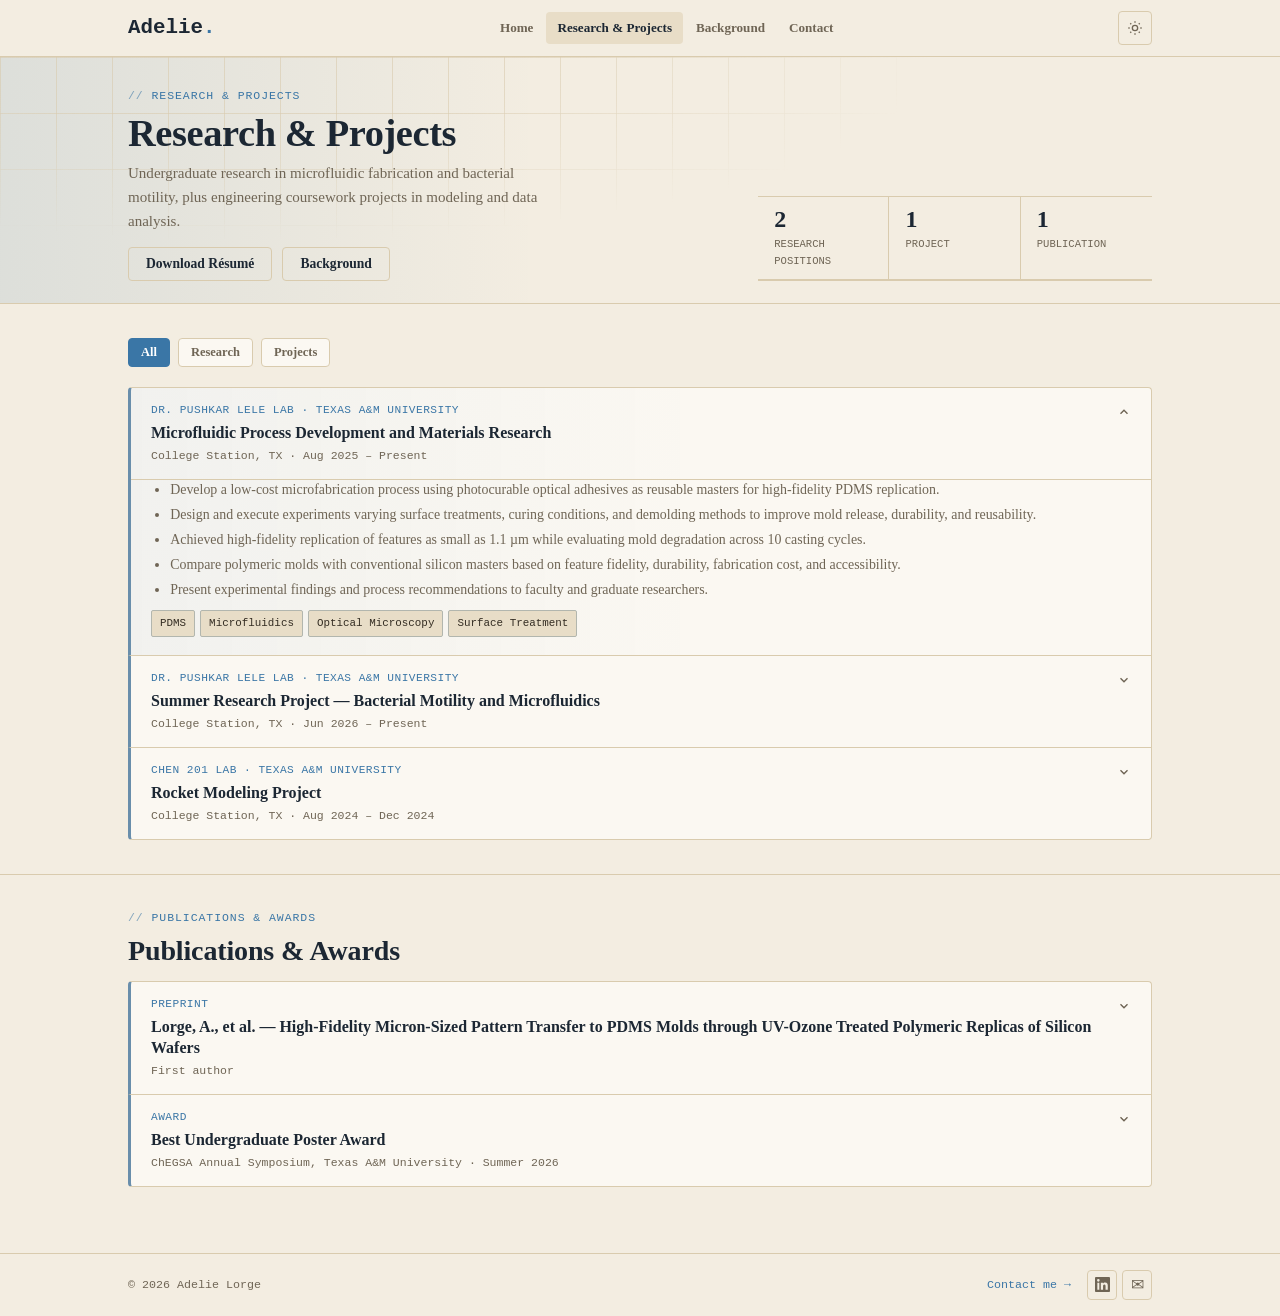
<file: projects.html>
<!DOCTYPE html>
<html lang="en">
<head>
  <script>
    (function () {
      const KEY = "theme";
      const root = document.documentElement;
      let t = "light";
      try {
        const s = localStorage.getItem(KEY);
        t = (s === "light" || s === "dark") ? s : (matchMedia("(prefers-color-scheme: dark)").matches ? "dark" : "light");
      } catch {}
      root.setAttribute("data-theme", t);
      root.style.colorScheme = t;
      window.__setTheme = (theme) => {
        const next = theme === "dark" ? "dark" : "light";
        root.setAttribute("data-theme", next);
        root.style.colorScheme = next;
        try { localStorage.setItem(KEY, next); } catch {}
        const light = document.getElementById("lightCSS");
        const dark  = document.getElementById("darkCSS");
        if (light && dark) { light.disabled = next !== "light"; dark.disabled = next !== "dark"; }
      };
    })();
  </script>

  <meta charset="UTF-8" />
  <meta name="viewport" content="width=device-width, initial-scale=1" />
  <title>Research &amp; Projects — Adelie Lorge</title>
  <meta name="description" content="Research and project work by Adelie Lorge — microfluidic fabrication, bacterial motility research, and engineering coursework projects." />
  <link rel="canonical" href="https://adelielorge.com/projects.html" />
  <link rel="icon" type="image/svg+xml" href="assets/images/favicon.svg" />

  <meta property="og:type" content="website" />
  <meta property="og:site_name" content="Adelie Lorge" />
  <meta property="og:title" content="Research & Projects — Adelie Lorge" />
  <meta property="og:description" content="Research and project work by Adelie Lorge — microfluidic fabrication, bacterial motility research, and engineering coursework projects." />
  <meta property="og:url" content="https://adelielorge.com/projects.html" />
  <meta property="og:image" content="https://adelielorge.com/assets/images/headshot.jpeg" />
  <meta name="twitter:card" content="summary" />
  <meta name="twitter:title" content="Research & Projects — Adelie Lorge" />
  <meta name="twitter:description" content="Research and project work by Adelie Lorge — microfluidic fabrication, bacterial motility research, and engineering coursework projects." />
  <meta name="twitter:image" content="https://adelielorge.com/assets/images/headshot.jpeg" />

  <link rel="stylesheet" href="assets/css/style.css?v=3" />
  <link id="lightCSS" rel="stylesheet" href="assets/css/theme-light.css?v=3">
  <link id="darkCSS"  rel="stylesheet" href="assets/css/theme-dark.css?v=3" disabled>
</head>
<body>
  <header class="site-header">
    <div class="container">
      <div class="header-bar">
        <a class="brand" href="index.html">Adelie<span>.</span></a>

        <button class="nav-toggle" aria-label="Toggle navigation" aria-expanded="false">
          <svg viewBox="0 0 16 16" fill="none" stroke="currentColor" stroke-width="1.5" width="16" height="16">
            <path d="M2 4h12M2 8h12M2 12h12"/>
          </svg>
        </button>

        <nav id="site-nav" class="site-nav" aria-label="Primary">
          <a href="index.html">Home</a>
          <a href="projects.html" aria-current="page">Research &amp; Projects</a>
          <a href="background.html">Background</a>
          <a href="contact.html">Contact</a>
        </nav>

        <div class="header-actions">
          <button id="themeToggle" class="btn-icon theme-toggle" aria-label="Toggle color theme" aria-pressed="false">
            <svg class="icon-sun" viewBox="0 0 24 24" fill="none" stroke="currentColor" stroke-width="2">
              <circle cx="12" cy="12" r="4"/>
              <path d="M12 2v2m0 16v2M2 12h2m16 0h2M4.93 4.93l1.41 1.41M17.66 17.66l1.41 1.41M4.93 19.07l1.41-1.41M17.66 6.34l1.41-1.41"/>
            </svg>
            <svg class="icon-moon" viewBox="0 0 24 24" fill="currentColor">
              <path d="M21 12.79A9 9 0 1 1 11.21 3 7 7 0 0 0 21 12.79z"/>
            </svg>
          </button>
        </div>
      </div>
    </div>
  </header>

  <main>
    <section class="hero-section">
      <div class="container">
        <div class="page-hero">
          <div class="page-hero__copy">
            <span class="eyebrow">Research &amp; Projects</span>
            <h1 class="hero-page-title">Research &amp; Projects</h1>
            <p class="hero-page-lead">Undergraduate research in microfluidic fabrication and bacterial motility, plus engineering coursework projects in modeling and data analysis.</p>
            <div class="hero-actions">
              <a class="btn" href="assets/docs/Adelie-Lorge-Resume.pdf" download>Download Résumé</a>
              <a class="btn" href="background.html">Background</a>
            </div>
          </div>
          <div class="page-snapshot" aria-label="Projects snapshot">
            <div class="snapshot-metrics">
              <div class="snapshot-metric"><strong>2</strong><span>RESEARCH POSITIONS</span></div>
              <div class="snapshot-metric"><strong>1</strong><span>PROJECT</span></div>
              <div class="snapshot-metric"><strong>1</strong><span>PUBLICATION</span></div>
            </div>
          </div>
        </div>
      </div>
    </section>

    <section class="section">
      <div class="container">
        <div class="project-filter" role="group" aria-label="Filter by type">
          <button class="pill-btn" data-filter="all" aria-pressed="true">All</button>
          <button class="pill-btn" data-filter="Research" aria-pressed="false">Research</button>
          <button class="pill-btn" data-filter="Project" aria-pressed="false">Projects</button>
        </div>

        <div class="research-list" id="research-list">
          <details class="research-item" data-type="Research" id="research" open>
            <summary class="research-item__summary">
              <div>
                <span class="research-item__org">Dr. Pushkar Lele Lab · Texas A&amp;M University</span>
                <h3><a href="https://pushkarlelelab.org/" target="_blank" rel="noopener">Microfluidic Process Development and Materials Research</a></h3>
                <span class="research-item__meta">College Station, TX · Aug 2025 – Present</span>
              </div>
            <svg class="chevron" viewBox="0 0 16 16" fill="none" stroke="currentColor" stroke-width="1.6" aria-hidden="true">
              <path d="M4 6l4 4 4-4"/>
            </svg>
            </summary>
            <div class="research-item__body">
              <ul>
                <li>Develop a low-cost microfabrication process using photocurable optical adhesives as reusable masters for high-fidelity PDMS replication.</li>
                <li>Design and execute experiments varying surface treatments, curing conditions, and demolding methods to improve mold release, durability, and reusability.</li>
                <li>Achieved high-fidelity replication of features as small as 1.1 µm while evaluating mold degradation across 10 casting cycles.</li>
                <li>Compare polymeric molds with conventional silicon masters based on feature fidelity, durability, fabrication cost, and accessibility.</li>
                <li>Present experimental findings and process recommendations to faculty and graduate researchers.</li>
              </ul>
              <div class="pills"><span class="pill">PDMS</span><span class="pill">Microfluidics</span><span class="pill">Optical Microscopy</span><span class="pill">Surface Treatment</span></div>
            </div>
          </details>

          <details class="research-item" data-type="Research" id="bacterial-motility">
            <summary class="research-item__summary">
              <div>
                <span class="research-item__org">Dr. Pushkar Lele Lab · Texas A&amp;M University</span>
                <h3>Summer Research Project — Bacterial Motility and Microfluidics</h3>
                <span class="research-item__meta">College Station, TX · Jun 2026 – Present</span>
              </div>
            <svg class="chevron" viewBox="0 0 16 16" fill="none" stroke="currentColor" stroke-width="1.6" aria-hidden="true">
              <path d="M4 6l4 4 4-4"/>
            </svg>
            </summary>
            <div class="research-item__body">
              <ul>
                <li>Cultured <em>E. coli</em>, <em>H. pylori</em>, and <em>Caulobacter crescentus</em> using aseptic techniques and BSL-2 laboratory practices.</li>
                <li>Conducted bacterial motility and chemotaxis experiments in microfluidic devices and recorded cell behavior using video microscopy.</li>
                <li>Used fluorescence microscopy to visualize bacterial flagella and evaluate their relationship to cell motility.</li>
                <li>Performed quantitative image and video analysis to measure cell and flagellar velocities, cell length, swimming angles, and motility behavior in bulk and confined microchannels.</li>
              </ul>
              <div class="pills"><span class="pill">Bacterial Culture</span><span class="pill">Chemotaxis</span><span class="pill">Fluorescence Microscopy</span></div>
            </div>
          </details>

          <details class="research-item" data-type="Project" id="rocket-modeling">
            <summary class="research-item__summary">
              <div>
                <span class="research-item__org">CHEN 201 Lab · Texas A&amp;M University</span>
                <h3>Rocket Modeling Project</h3>
                <span class="research-item__meta">College Station, TX · Aug 2024 – Dec 2024</span>
              </div>
            <svg class="chevron" viewBox="0 0 16 16" fill="none" stroke="currentColor" stroke-width="1.6" aria-hidden="true">
              <path d="M4 6l4 4 4-4"/>
            </svg>
            </summary>
            <div class="research-item__body">
              <p>Excel/VBA modeling project using experimental data to improve rocket flight-performance predictions.</p>
              <ul>
                <li>Built and calibrated Excel/VBA-based rocket flight performance models using experimental data.</li>
                <li>Automated parameter tuning and calculations to improve prediction accuracy and modeling efficiency.</li>
                <li>Integrated experimental measurements with computational analysis to assess model sensitivity and robustness.</li>
              </ul>
              <div class="pills"><span class="pill">Excel</span><span class="pill">VBA</span></div>
            </div>
          </details>
        </div>
      </div>
    </section>

    <section class="section" id="publications">
      <div class="container">
        <span class="eyebrow">Publications &amp; Awards</span>
        <h2>Publications &amp; Awards</h2>
        <div class="research-list" id="publications-list">
          <details class="research-item">
            <summary class="research-item__summary">
              <div>
                <span class="research-item__org">Preprint</span>
                <h3>Lorge, A., et al. — High-Fidelity Micron-Sized Pattern Transfer to PDMS Molds through UV-Ozone Treated Polymeric Replicas of Silicon Wafers</h3>
                <span class="research-item__meta">First author</span>
              </div>
            <svg class="chevron" viewBox="0 0 16 16" fill="none" stroke="currentColor" stroke-width="1.6" aria-hidden="true">
              <path d="M4 6l4 4 4-4"/>
            </svg>
            </summary>
            <div class="research-item__body">
              <p>Manuscript on a low-cost microfabrication process using UV-ozone treated polymeric replicas for high-fidelity PDMS pattern transfer.</p>
            </div>
          </details>

          <details class="research-item">
            <summary class="research-item__summary">
              <div>
                <span class="research-item__org">Award</span>
                <h3>Best Undergraduate Poster Award</h3>
                <span class="research-item__meta">ChEGSA Annual Symposium, Texas A&amp;M University · Summer 2026</span>
              </div>
            <svg class="chevron" viewBox="0 0 16 16" fill="none" stroke="currentColor" stroke-width="1.6" aria-hidden="true">
              <path d="M4 6l4 4 4-4"/>
            </svg>
            </summary>
            <div class="research-item__body">
              <p>Awarded for research presented at the ChEGSA Annual Symposium, Texas A&amp;M University.</p>
            </div>
          </details>
        </div>
      </div>
    </section>
  </main>

  <footer class="site-footer">
    <div class="container">
      <div class="footer-bar">
        <span class="footer-copy">© <span id="year"></span> Adelie Lorge</span>
        <a class="footer-contact" href="contact.html">Contact me <span class="arrow">→</span></a>
        <div class="footer-links">
          <a href="https://www.linkedin.com/in/adelie-lorge-316425382/" target="_blank" rel="noopener" aria-label="LinkedIn">
            <svg viewBox="0 0 24 24" aria-hidden="true" focusable="false"><path fill="currentColor" d="M20.447 20.452h-3.554v-5.569c0-1.329-.026-3.042-1.855-3.042-1.855 0-2.138 1.447-2.138 2.941v5.67H9.346V9h3.414v1.561h.047c.477-.9 1.637-1.85 3.37-1.85 3.6 0 4.267 2.37 4.267 5.455v6.286zM5.337 7.433a2.062 2.062 0 1 1 0-4.124 2.062 2.062 0 0 1 0 4.124zM6.92 20.452H3.752V9h3.168v11.452zM22.225 0H1.771C.792 0 0 .774 0 1.727v20.545C0 23.227.792 24 1.771 24h20.451C23.2 24 24 23.227 24 22.273V1.727C24 .774 23.2 0 22.222 0h.003z"/></svg>
          </a>
          <span class="tooltip">
            <a href="mailto:adelielorge@gmail.com" aria-label="Email">✉</a>
            <span class="tooltip-text">adelielorge@gmail.com</span>
          </span>
        </div>
      </div>
    </div>
  </footer>
  <button id="backToTop" aria-label="Back to top">↑</button>

  <script>
    document.getElementById('year').textContent = new Date().getFullYear();

    (function syncTheme(){
      const t = document.documentElement.getAttribute("data-theme") || "light";
      const light = document.getElementById("lightCSS");
      const dark  = document.getElementById("darkCSS");
      if (light && dark) { light.disabled = t !== "light"; dark.disabled = t !== "dark"; }
    })();

    (function mobileNav(){
      const toggle = document.querySelector('.nav-toggle');
      const nav = document.getElementById('site-nav');
      if (!toggle || !nav) return;
      toggle.addEventListener('click', () => {
        const open = toggle.getAttribute('aria-expanded') === 'true';
        toggle.setAttribute('aria-expanded', String(!open));
        nav.classList.toggle('open', !open);
      });
      nav.querySelectorAll('a').forEach(a => a.addEventListener('click', () => {
        nav.classList.remove('open');
        toggle.setAttribute('aria-expanded', 'false');
      }));
      const mq = window.matchMedia('(min-width: 769px)');
      const sync = () => { if (mq.matches) { nav.classList.remove('open'); toggle.setAttribute('aria-expanded','false'); } };
      mq.addEventListener ? mq.addEventListener('change', sync) : mq.addListener(sync);
    })();

    (function themeToggle(){
      const btn = document.getElementById('themeToggle');
      if (!btn) return;
      const sync = () => btn.setAttribute('aria-pressed', String(document.documentElement.getAttribute('data-theme') === 'dark'));
      sync();
      btn.addEventListener('click', () => { window.__setTheme(document.documentElement.getAttribute('data-theme') === 'dark' ? 'light' : 'dark'); sync(); });
    })();

    (function backToTop(){
      const btn = document.getElementById('backToTop');
      if (!btn) return;
      window.addEventListener('scroll', () => btn.classList.toggle('show', window.scrollY > 400));
      btn.addEventListener('click', () => window.scrollTo({ top: 0, behavior: 'smooth' }));
    })();

    (function scrollReveals(){
      const targets = document.querySelectorAll('.reveal, .qual-section, .research-item, .milestone, .hero-panel, .card');
      if (!targets.length) return;
      targets.forEach((el, i) => { el.classList.add('reveal-on-scroll'); el.style.setProperty('--reveal-delay', `${Math.min(i % 5, 4) * 55}ms`); });
      if (!('IntersectionObserver' in window)) { targets.forEach(el => el.classList.add('is-revealed')); return; }
      const observer = new IntersectionObserver((entries) => {
        entries.forEach(entry => { if (entry.isIntersecting) { entry.target.classList.add('is-revealed'); observer.unobserve(entry.target); } });
      }, { threshold: 0.12, rootMargin: '0px 0px -8% 0px' });
      targets.forEach(el => observer.observe(el));
    })();

    (function projectFilter(){
      const buttons = document.querySelectorAll('.project-filter .pill-btn');
      const items = document.querySelectorAll('#research-list .research-item');
      buttons.forEach(btn => btn.addEventListener('click', () => {
        buttons.forEach(b => b.setAttribute('aria-pressed', 'false'));
        btn.setAttribute('aria-pressed', 'true');
        const filter = btn.dataset.filter;
        items.forEach(item => {
          item.hidden = filter !== 'all' && item.dataset.type !== filter;
        });
      }));
    })();
  </script>
</body>
</html>
</file>
<file: assets/css/style.css>
/* ================================================================
   style.css — Adelie Lorge Portfolio
   Component set ported from aaryabookseller16.github.io, restyled
   with a light-blue/desert-sand (day) and navy/sand (night) palette.
   ================================================================ */

/* 1. RESET
   ---------------------------------------------------------------- */
*, *::before, *::after { box-sizing: border-box; margin: 0; padding: 0; }
html { scroll-behavior: smooth; }
html, body { min-height: 100%; }
body {
  --ease-apple: cubic-bezier(0.22, 1, 0.36, 1);
  --dur-fast: 180ms;
  --dur-slow: 520ms;
  font-family: var(--font-sans);
  font-size: 16px;
  line-height: 1.55;
  color: var(--text);
  background-color: var(--bg);
  -webkit-font-smoothing: antialiased;
  -moz-osx-font-smoothing: grayscale;
  overflow-x: hidden;
}
p { line-height: 1.55; margin-bottom: 12px; }
img { max-width: 100%; height: auto; display: block; }
a { color: var(--accent); text-decoration: none; }
a:hover { text-decoration: underline; }
ul { list-style: none; }
strong { font-weight: 700; }
em { font-style: italic; }

/* 2. LAYOUT
   ---------------------------------------------------------------- */
.container {
  width: 100%;
  max-width: 1120px;
  margin-inline: auto;
  padding-inline: 48px;
}
@media (max-width: 768px) { .container { padding-inline: 24px; } }
@media (max-width: 480px) { .container { padding-inline: 16px; } }

/* 3. TYPOGRAPHY
   ---------------------------------------------------------------- */
h1 { font-size: 3.3rem; font-weight: 700; line-height: 1.05; letter-spacing: -0.01em; }
h2 { font-size: 1.75rem; font-weight: 700; line-height: 1.15; letter-spacing: -0.005em; margin-bottom: 14px; }
h3 { font-size: 1rem; font-weight: 700; line-height: 1.3; }
.eyebrow {
  display: block;
  margin-bottom: 8px;
  font-family: var(--font-mono);
  font-size: 0.72rem;
  letter-spacing: 0.08em;
  color: var(--accent);
  text-transform: uppercase;
}
.eyebrow::before { content: "// "; opacity: 0.6; }
@media (max-width: 768px) {
  h1 { font-size: 2.4rem; }
  h2 { font-size: 1.4rem; }
}
@media (max-width: 480px) {
  h1 { font-size: 1.9rem; }
}

/* 4. HEADER
   ---------------------------------------------------------------- */
.site-header {
  position: sticky;
  top: 0;
  z-index: 100;
  background-color: var(--bg);
  border-bottom: 1px solid var(--border);
}
.header-bar {
  display: flex;
  align-items: center;
  justify-content: space-between;
  height: 56px;
  gap: 16px;
}
.brand {
  font-family: var(--font-mono);
  font-size: 1.3rem;
  font-weight: 700;
  color: var(--text);
  white-space: nowrap;
  flex-shrink: 0;
}
.brand span { color: var(--accent); }
.brand:hover { text-decoration: none; }

.site-nav { display: flex; align-items: center; gap: 2px; }
.site-nav a {
  font-size: 0.82rem;
  font-weight: 600;
  color: var(--muted);
  padding: 6px 11px;
  border-radius: var(--radius);
  transition: color 0.12s, background-color 0.12s;
}
.site-nav a:hover { color: var(--text); background-color: var(--bg-2); text-decoration: none; }
.site-nav a[aria-current="page"] { color: var(--text); background-color: var(--bg-2); }

.header-actions { display: flex; align-items: center; gap: 6px; flex-shrink: 0; }

.btn-icon, .theme-toggle {
  display: inline-flex;
  align-items: center;
  justify-content: center;
  width: 34px;
  height: 34px;
  border: 1px solid var(--border);
  border-radius: var(--radius);
  background: transparent;
  color: var(--muted);
  cursor: pointer;
  line-height: 0;
  transition: color 0.12s, border-color 0.12s;
}
.btn-icon:hover, .theme-toggle:hover { color: var(--text); border-color: var(--muted); }
.btn-icon svg, .theme-toggle svg { width: 16px; height: 16px; }

.icon-sun  { display: none; }
.icon-moon { display: block; }
[data-theme="light"] .icon-sun  { display: block; }
[data-theme="light"] .icon-moon { display: none; }
[data-theme="dark"]  .icon-moon { display: block; }
[data-theme="dark"]  .icon-sun  { display: none; }

.nav-toggle {
  display: none;
  align-items: center;
  justify-content: center;
  width: 34px;
  height: 34px;
  border: 1px solid var(--border);
  border-radius: var(--radius);
  background: transparent;
  color: var(--text);
  cursor: pointer;
}
@media (max-width: 768px) {
  .nav-toggle { display: inline-flex; }
  .header-bar { position: relative; }
  .site-nav {
    display: none;
    position: absolute;
    left: 0; right: 0; top: 57px;
    flex-direction: column;
    align-items: stretch;
    background: var(--bg);
    border-bottom: 1px solid var(--border);
    padding: 8px 24px 14px;
    z-index: 99;
  }
  .site-nav.open { display: flex; }
  .site-nav a { padding: 10px 8px; }
}

/* 5. HERO (home)
   ---------------------------------------------------------------- */
.hero {
  position: relative;
  overflow: hidden;
  padding: 36px 0 28px;
  border-bottom: 1px solid var(--border);
  background: linear-gradient(90deg, color-mix(in oklab, var(--accent) 10%, transparent), transparent 45%), var(--bg);
}
#flowCanvas {
  position: absolute;
  inset: 0;
  width: 100%;
  height: 100%;
  opacity: var(--canvas-opacity, 0.6);
  pointer-events: none;
  transition: opacity var(--dur-slow) var(--ease-apple);
}
.hero-grid {
  position: relative;
  z-index: 1;
  display: grid;
  grid-template-columns: minmax(0, 1.15fr) minmax(280px, 0.85fr);
  gap: 36px;
  align-items: center;
}
.stat-strip {
  position: relative;
  z-index: 1;
  display: flex;
  margin-top: 24px;
  border-top: 1px solid var(--border);
  border-bottom: 1px solid var(--border);
}
.stat-strip .stat { flex: 1; padding: 10px 20px; border-right: 1px solid var(--border); }
.stat-strip .stat:last-child { border-right: none; }
.stat-strip .stat strong { display: block; font-size: 1.6rem; line-height: 1; }
.stat-strip .stat span {
  display: block; margin-top: 5px; font-family: var(--font-mono);
  font-size: 0.66rem; letter-spacing: 0.04em; color: var(--muted); text-transform: uppercase;
}
@media (max-width: 640px) {
  .stat-strip { flex-wrap: wrap; }
  .stat-strip .stat { flex: 1 1 50%; border-bottom: 1px solid var(--border); }
}
.hero-title { font-size: 2.9rem; margin-bottom: 14px; overflow-wrap: anywhere; }
.hero-lead { font-size: 0.96rem; color: var(--muted); line-height: 1.65; max-width: 58ch; margin-bottom: 14px; }
.cta-row { display: flex; gap: 10px; flex-wrap: wrap; margin-bottom: 16px; }
.inline-chips { display: flex; flex-wrap: wrap; gap: 6px; }

.hero-panel {
  border: 1px solid var(--border);
  border-left: 3px solid color-mix(in oklab, var(--accent) 72%, var(--border));
  border-radius: var(--radius);
  background: var(--bg-1);
  box-shadow: var(--shadow-1);
  overflow: hidden;
  transition: transform var(--dur-slow) var(--ease-apple), box-shadow var(--dur-fast) var(--ease-apple);
}
.hero-panel:hover { transform: translateY(-3px); box-shadow: var(--shadow-2); }
.hero-panel img {
  width: 100%;
  aspect-ratio: 4 / 5;
  object-fit: cover;
  object-position: center top;
  border-bottom: 1px solid var(--border);
}
.hero-panel__body { padding: 16px; }
.hero-panel__body .eyebrow { margin-bottom: 6px; }
.hero-panel__body strong { display: block; font-size: 1.05rem; line-height: 1.35; margin-bottom: 10px; }
.hero-panel__rows { display: grid; border-top: 1px solid var(--border); }
.hero-panel__rows p {
  margin: 0; padding: 8px 0; border-bottom: 1px solid var(--border);
  font-size: 0.83rem; color: var(--muted); line-height: 1.5;
}
.hero-panel__rows p:last-child { border-bottom: none; }
.hero-panel__rows b { color: var(--text); }

@media (max-width: 860px) {
  .hero-grid { grid-template-columns: minmax(0, 1fr); gap: 32px; }
  .hero-panel { max-width: 420px; }
}

/* 6. BUTTONS
   ---------------------------------------------------------------- */
.btn {
  display: inline-flex;
  align-items: center;
  gap: 6px;
  padding: 9px 17px;
  font-size: 0.85rem;
  font-weight: 700;
  font-family: var(--font-sans);
  line-height: 1;
  border: 1px solid var(--border);
  border-radius: var(--radius);
  cursor: pointer;
  background: transparent;
  color: var(--text);
  transition: transform var(--dur-fast) var(--ease-apple), background-color var(--dur-fast) var(--ease-apple), border-color var(--dur-fast) var(--ease-apple);
  white-space: nowrap;
}
.btn:hover { background: var(--bg-2); border-color: var(--muted); text-decoration: none; transform: translateY(-1px); }
.btn--primary { background: var(--accent); color: var(--accent-fg); border-color: var(--accent); }
.btn--primary:hover { opacity: 0.9; background: var(--accent); }
.btn--sm { padding: 6px 11px; font-size: 0.78rem; }
.arrow { display: inline-block; transition: transform var(--dur-fast) var(--ease-apple); }
.btn:hover .arrow, a:hover .arrow { transform: translateX(3px); }

/* 7. PILLS / TAGS
   ---------------------------------------------------------------- */
.pills { display: flex; flex-wrap: wrap; gap: 5px; margin-top: 10px; }
.pill {
  font-family: var(--font-mono);
  font-size: 0.68rem;
  padding: 4px 8px;
  border: 1px solid color-mix(in oklab, var(--accent) 25%, var(--border));
  border-radius: 2px;
  color: var(--muted-strong);
  background: var(--bg-2);
  white-space: nowrap;
}
.pill-btn {
  font-family: var(--font-sans);
  font-size: 0.78rem;
  font-weight: 600;
  padding: 6px 12px;
  border: 1px solid var(--border);
  border-radius: var(--radius);
  background: var(--bg-1);
  color: var(--muted);
  cursor: pointer;
  transition: color 0.12s, border-color 0.12s, background-color 0.12s;
}
.pill-btn:hover { color: var(--text); border-color: var(--muted); }
.pill-btn[aria-pressed="true"] { color: var(--accent-fg); background: var(--accent); border-color: var(--accent); }

.pill--pending {
  border-style: dashed;
  border-color: var(--border);
  background: transparent;
  color: var(--muted);
  opacity: 0.75;
  font-style: italic;
}

/* 8. SECTIONS / GENERIC CARD
   ---------------------------------------------------------------- */
.section { padding: 34px 0; }
.section + .section { border-top: 1px solid var(--border); }
.section-lead { font-size: 0.95rem; color: var(--muted); line-height: 1.65; max-width: 66ch; margin-bottom: 18px; }

.card {
  border: 1px solid var(--border);
  border-left: 3px solid color-mix(in oklab, var(--accent) 72%, var(--border));
  border-radius: var(--radius);
  background: var(--bg-1);
  box-shadow: var(--shadow-1);
  padding: 20px;
  transition: box-shadow var(--dur-fast) var(--ease-apple), background-color var(--dur-fast) var(--ease-apple), transform var(--dur-fast) var(--ease-apple);
}
.card:hover {
  box-shadow: var(--shadow-2);
  transform: translateY(-2px);
  background: linear-gradient(90deg, color-mix(in oklab, var(--accent) 5%, transparent), transparent 58%), var(--bg-1);
}
.card .meta {
  display: block;
  font-family: var(--font-mono);
  font-size: 0.72rem;
  color: var(--muted);
  margin-bottom: 10px;
}
.card ul { padding-left: 1.2em; list-style: disc; margin: 8px 0; }
.card li { font-size: 0.88rem; color: var(--muted); line-height: 1.5; margin-bottom: 4px; }
.card + .card { margin-top: 12px; }

/* Simple coursework list */
.simple-list { margin-top: 8px; padding-left: 1.2em; list-style: disc; }
.simple-list li { font-size: 0.88rem; color: var(--muted); margin-bottom: 4px; }

/* 9. MILESTONES / UPDATES (home) — intro column + numbered timeline list
   ---------------------------------------------------------------- */
.milestones-section { padding: 30px 0; }
.milestones-grid {
  display: grid;
  grid-template-columns: minmax(200px, 0.8fr) minmax(0, 2.1fr);
  gap: 48px;
  align-items: start;
}
.milestones-title { font-size: 2.1rem; line-height: 1.05; margin: 6px 0 14px; }
.milestones-lead { color: var(--muted); font-size: 0.92rem; line-height: 1.6; margin-bottom: 18px; }
.milestones-meta {
  display: flex; flex-direction: column; gap: 4px;
  padding-top: 14px; border-top: 1px solid var(--border);
  font-family: var(--font-mono); font-size: 0.7rem; letter-spacing: 0.04em;
  color: var(--muted); text-transform: uppercase;
}

.milestones-list { position: relative; list-style: none; }
.milestones-list::before {
  content: ""; position: absolute; left: 52px; top: 4px; bottom: 4px; width: 1px;
  background: var(--border);
}
.milestone {
  position: relative;
  display: grid;
  grid-template-columns: 30px 24px minmax(0, 1fr);
  column-gap: 10px;
  align-items: start;
  padding: 22px 0;
  border-top: 1px solid var(--border);
}
.milestone:first-child { border-top: none; padding-top: 0; }
.milestone:last-child { padding-bottom: 0; }
.milestone__index { font-family: var(--font-mono); font-size: 0.72rem; color: var(--muted); padding-top: 3px; }
.milestone__point {
  position: relative; z-index: 1; width: 9px; height: 9px; margin: 6px auto 0;
  border-radius: 999px; background: var(--accent);
}
.milestone__date { display: block; font-family: var(--font-mono); font-size: 0.76rem; font-weight: 700; color: var(--text); }
.milestone__tag {
  display: block; margin-top: 2px; margin-bottom: 8px;
  font-family: var(--font-mono); font-size: 0.66rem; letter-spacing: 0.06em;
  color: var(--accent); text-transform: uppercase;
}
.milestone__body h3 { font-size: 1.25rem; line-height: 1.2; margin-bottom: 6px; }
.milestone__body h3 a { color: var(--text); }
.milestone__body h3 a:hover { color: var(--accent); }
.milestone__body h3 .arrow { color: var(--accent); font-size: 0.75em; }
.milestone__body p { margin: 0; color: var(--muted); font-size: 0.88rem; line-height: 1.55; }

@media (max-width: 760px) {
  .milestones-grid { grid-template-columns: minmax(0, 1fr); gap: 20px; }
}
@media (max-width: 480px) {
  .milestone { grid-template-columns: 20px minmax(0, 1fr); }
  .milestone__index { display: none; }
  .milestones-list::before { left: 10px; }
}

/* 10. PAGE HERO (interior page banner)
   ---------------------------------------------------------------- */
.hero-section {
  position: relative;
  overflow: hidden;
  padding: 30px 0 22px;
  border-bottom: 1px solid var(--border);
  background: linear-gradient(90deg, color-mix(in oklab, var(--accent) 12%, transparent), transparent 42%), var(--bg);
}
.hero-section::before {
  content: "";
  position: absolute;
  inset: 0;
  background-image:
    linear-gradient(color-mix(in oklab, var(--border) 60%, transparent) 1px, transparent 1px),
    linear-gradient(90deg, color-mix(in oklab, var(--border) 60%, transparent) 1px, transparent 1px);
  background-size: 56px 56px;
  -webkit-mask-image: radial-gradient(ellipse 70% 100% at 20% 0%, black 30%, transparent 75%);
  mask-image: radial-gradient(ellipse 70% 100% at 20% 0%, black 30%, transparent 75%);
  pointer-events: none;
}
.hero-section .container { position: relative; z-index: 1; }
.page-hero { display: grid; grid-template-columns: minmax(0, 1.3fr) minmax(280px, 0.85fr); gap: 28px; align-items: end; }
.page-hero__copy { max-width: 66ch; }
.hero-page-title { font-size: 2.4rem; margin-bottom: 8px; }
.hero-page-lead { font-size: 0.94rem; color: var(--muted); max-width: 58ch; line-height: 1.6; margin-bottom: 14px; }
.hero-actions { display: flex; gap: 10px; flex-wrap: wrap; }

.page-snapshot { border-top: 1px solid var(--border); border-bottom: 1px solid var(--border); }
.snapshot-metrics { display: grid; grid-template-columns: repeat(3, minmax(0, 1fr)); border-bottom: 1px solid var(--border); }
@media (max-width: 380px) { .snapshot-metrics { grid-template-columns: minmax(0, 1fr); } .snapshot-metric { border-right: none !important; border-bottom: 1px solid var(--border); } }
.snapshot-metric { padding: 10px 16px; border-right: 1px solid var(--border); }
.snapshot-metric:last-child { border-right: none; }
.snapshot-metric strong { display: block; font-size: 1.5rem; line-height: 1; }
.snapshot-metric span { display: block; margin-top: 5px; font-family: var(--font-mono); font-size: 0.66rem; color: var(--muted); }
.snapshot-focus { padding: 12px 16px; }
.snapshot-focus span { display: block; margin-bottom: 6px; font-family: var(--font-mono); font-size: 0.66rem; color: var(--muted); text-transform: uppercase; }
.snapshot-focus strong { display: block; margin-bottom: 6px; font-size: 1.05rem; }
.snapshot-focus p { font-size: 0.85rem; color: var(--muted); line-height: 1.55; margin: 0; }

.page-toolbar { margin-top: 16px; padding-top: 12px; border-top: 1px solid var(--border); }
.local-nav { display: flex; gap: 6px; flex-wrap: wrap; }
.local-nav a {
  font-size: 0.78rem; color: var(--muted); padding: 6px 11px;
  border: 1px solid var(--border); border-radius: var(--radius);
  transition: color 0.12s, border-color 0.12s;
}
.local-nav a:hover { color: var(--text); border-color: var(--muted); text-decoration: none; }

@media (max-width: 768px) {
  .page-hero { grid-template-columns: minmax(0, 1fr); gap: 26px; }
  .hero-page-title { font-size: 2rem; }
}

/* 11. PROJECTS — toggle list (accordion), ported from the reference's .timeline-item
   ---------------------------------------------------------------- */
.project-filter { display: flex; gap: 8px; flex-wrap: wrap; margin-bottom: 20px; }

.research-list { display: grid; }
.research-item {
  border: 1px solid var(--border);
  border-left: 3px solid color-mix(in oklab, var(--accent) 72%, var(--border));
  background: var(--bg-1);
  border-bottom: none;
  overflow: hidden;
  transition: background-color var(--dur-fast) var(--ease-apple);
}
.research-item:first-child { border-radius: var(--radius) var(--radius) 0 0; }
.research-item:last-child { border-bottom: 1px solid var(--border); border-radius: 0 0 var(--radius) var(--radius); }
.research-item:hover, .research-item[open] {
  background: linear-gradient(90deg, color-mix(in oklab, var(--accent) 5%, transparent), transparent 56%), var(--bg-1);
}
.research-item[hidden] { display: none; }

.research-item__summary {
  display: flex;
  align-items: flex-start;
  justify-content: space-between;
  gap: 16px;
  padding: 14px 20px;
  cursor: pointer;
  list-style: none;
  user-select: none;
}
.research-item__summary::-webkit-details-marker { display: none; }
.research-item[open] > .research-item__summary { border-bottom: 1px solid var(--border); }

.research-item__org {
  display: block; margin-bottom: 4px;
  font-family: var(--font-mono); font-size: 0.7rem; letter-spacing: 0.04em;
  color: var(--accent); text-transform: uppercase;
}
.research-item__summary h3 { font-size: 1rem; margin-bottom: 3px; }
.research-item__summary h3 a { color: var(--text); }
.research-item__summary h3 a:hover { color: var(--accent); }
.research-item__meta { display: block; font-family: var(--font-mono); font-size: 0.72rem; color: var(--muted); }

.research-item__body { padding: 0 20px 18px; }
.research-item__body p { font-size: 0.88rem; color: var(--muted); }
.research-item__body ul { padding-left: 1.2em; list-style: disc; margin-bottom: 8px; }
.research-item__body li { font-size: 0.87rem; color: var(--muted); line-height: 1.5; margin-bottom: 4px; }


/* 12. QUALIFICATIONS (background page)
   ---------------------------------------------------------------- */
.qual-section {
  border: 1px solid var(--border);
  background: var(--bg-1);
  border-bottom: none;
  transition: background-color var(--dur-fast) var(--ease-apple);
}
.qual-section:hover {
  background: linear-gradient(90deg, color-mix(in oklab, var(--accent) 4%, transparent), transparent 56%), var(--bg-1);
}
.qual-section:first-child { border-radius: var(--radius) var(--radius) 0 0; }
.qual-section:last-child { border-bottom: 1px solid var(--border); border-radius: 0 0 var(--radius) var(--radius); }
.qual-summary {
  display: flex; align-items: center; justify-content: space-between;
  padding: 16px 22px; cursor: pointer; list-style: none; user-select: none; gap: 16px;
}
.qual-summary::-webkit-details-marker { display: none; }
.qual-section[open] > .qual-summary { border-bottom: 1px solid var(--border); }
.chevron {
  width: 14px; height: 14px; flex-shrink: 0; margin-top: 3px;
  color: var(--muted);
  transition: transform var(--dur-fast) var(--ease-apple);
}
[open] > .qual-summary .chevron,
[open] > .research-item__summary .chevron { transform: rotate(180deg); }

.qual-head { display: flex; flex-direction: column; gap: 4px; }
.qual-eyebrow { font-family: var(--font-mono); font-size: 0.68rem; letter-spacing: 0.06em; text-transform: uppercase; color: var(--muted); }
.qual-eyebrow::before { content: "// "; opacity: 0.6; }
.qual-body { padding: 18px 22px; display: grid; gap: 14px; }

.skills-grid { display: grid; grid-template-columns: repeat(3, minmax(0, 1fr)); gap: 10px; }
.skills-group {
  background: var(--bg);
  border: 1px solid var(--border);
  border-left: 3px solid color-mix(in oklab, var(--accent) 72%, var(--border));
  border-radius: var(--radius);
  padding: 12px 16px;
  transition: background-color var(--dur-fast) var(--ease-apple);
}
.skills-group:hover {
  background: linear-gradient(90deg, color-mix(in oklab, var(--accent) 5%, transparent), transparent 58%), var(--bg);
}
.skills-group h3 { font-size: 0.85rem; text-transform: uppercase; color: var(--muted); letter-spacing: 0.03em; margin-bottom: 10px; }
@media (max-width: 760px) { .skills-grid { grid-template-columns: minmax(0, 1fr); } }

.cert-list { display: grid; border: 1px solid var(--border); border-radius: var(--radius); overflow: hidden; }
.cert-row {
  display: grid; grid-template-columns: minmax(0, 1fr) auto;
  align-items: center; gap: 16px; padding: 11px 16px;
  border-bottom: 1px solid var(--border);
  border-left: 3px solid color-mix(in oklab, var(--accent) 72%, var(--border));
  background: var(--bg);
  transition: background-color var(--dur-fast) var(--ease-apple);
}
.cert-row:last-child { border-bottom: none; }
.cert-row:hover {
  background: linear-gradient(90deg, color-mix(in oklab, var(--accent) 4%, transparent), transparent 56%), var(--bg);
}
.cert-row h3 { font-size: 0.9rem; margin-bottom: 2px; }
.cert-row p { margin: 0; color: var(--muted); font-size: 0.78rem; }
@media (max-width: 560px) {
  .cert-row { grid-template-columns: minmax(0, 1fr); }
}

/* 13. CONTACT
   ---------------------------------------------------------------- */
.contact-layout {
  display: grid;
  grid-template-columns: minmax(0, 0.85fr) minmax(320px, 1.15fr);
  gap: 24px;
  align-items: start;
}
@media (max-width: 860px) { .contact-layout { grid-template-columns: minmax(0, 1fr); } }

.contact-panel {
  border: 1px solid var(--border);
  border-left: 3px solid color-mix(in oklab, var(--accent) 72%, var(--border));
  border-radius: var(--radius);
  background: var(--bg-1);
  box-shadow: var(--shadow-1);
  padding: 22px;
  transition: box-shadow var(--dur-fast) var(--ease-apple), background-color var(--dur-fast) var(--ease-apple);
}
.contact-panel:hover {
  box-shadow: var(--shadow-2);
  background: linear-gradient(90deg, color-mix(in oklab, var(--accent) 4%, transparent), transparent 58%), var(--bg-1);
}
.contact-methods { display: grid; gap: 0; margin-top: 14px; }
.contact-method { display: flex; justify-content: space-between; gap: 18px; padding: 10px 0; border-top: 1px solid var(--border); }
.contact-method span { font-family: var(--font-mono); font-size: 0.72rem; color: var(--muted); text-transform: uppercase; }
.contact-method a { color: var(--text); text-align: right; }
.contact-method a:hover { color: var(--accent); }

/* Contact form */
.contact-form { display: grid; gap: 14px; margin-top: 14px; }
.form-row { display: grid; grid-template-columns: repeat(2, minmax(0, 1fr)); gap: 14px; }
@media (max-width: 480px) { .form-row { grid-template-columns: minmax(0, 1fr); } }
.field { display: grid; gap: 6px; }
.field label {
  font-family: var(--font-mono);
  font-size: 0.72rem;
  color: var(--muted);
  text-transform: uppercase;
}
.field input,
.field textarea {
  width: 100%;
  border: 1px solid var(--border);
  border-radius: var(--radius);
  background: var(--bg);
  color: var(--text);
  font: inherit;
  font-size: 0.92rem;
  padding: 10px 12px;
  outline: none;
  transition: border-color var(--dur-fast) var(--ease-apple);
}
.field textarea { min-height: 150px; resize: vertical; }
.field input:focus, .field textarea:focus { border-color: var(--accent); }
.form-actions { display: flex; align-items: center; gap: 14px; flex-wrap: wrap; }
.form-note { margin: 0; color: var(--muted); font-size: 0.82rem; line-height: 1.5; }
.form-note.is-error { color: #b5453f; }
.form-note.is-success { color: var(--accent); }
.hp-field { position: absolute; left: -9999px; width: 1px; height: 1px; overflow: hidden; }

/* 14. FOOTER
   ---------------------------------------------------------------- */
.site-footer { border-top: 1px solid var(--border); padding: 16px 0; margin-top: 32px; }
.footer-bar { display: flex; align-items: center; justify-content: space-between; gap: 16px; flex-wrap: wrap; }
.footer-copy { font-family: var(--font-mono); font-size: 0.73rem; color: var(--muted); }
.footer-contact { font-family: var(--font-mono); font-size: 0.73rem; color: var(--accent); margin-left: auto; }
.footer-links { display: flex; align-items: center; gap: 5px; }
.footer-links a {
  display: inline-flex; align-items: center; justify-content: center;
  width: 30px; height: 30px; border: 1px solid var(--border); border-radius: var(--radius);
  color: var(--muted); text-decoration: none; transition: color 0.12s, border-color 0.12s, transform 0.12s;
}
.footer-links a:hover { color: var(--text); border-color: var(--muted); text-decoration: none; transform: translateY(-2px); }
.footer-links svg { width: 15px; height: 15px; }
.footer-links .tooltip-text { left: auto; right: 0; transform: none; }

.tooltip { position: relative; display: inline-flex; }
.tooltip-text {
  visibility: hidden; opacity: 0; position: absolute; bottom: calc(100% + 8px); left: 50%;
  transform: translateX(-50%); background: var(--bg-1); color: var(--text); border: 1px solid var(--border);
  padding: 5px 10px; border-radius: var(--radius); font-size: 0.73rem; white-space: nowrap;
  transition: opacity 0.12s; z-index: 20; pointer-events: none;
}
.tooltip:hover .tooltip-text { visibility: visible; opacity: 1; }

/* 15. BACK TO TOP
   ---------------------------------------------------------------- */
#backToTop {
  position: fixed; top: 50%; right: 18px; z-index: 1000;
  width: 34px; height: 34px; border: 1px solid var(--border); border-radius: var(--radius);
  background: var(--bg-1); color: var(--muted); cursor: pointer;
  display: flex; align-items: center; justify-content: center;
  opacity: 0; visibility: hidden; transform: translateY(-50%);
  transition: opacity 0.2s, color 0.12s, border-color 0.12s;
}
#backToTop:hover { color: var(--text); border-color: var(--muted); }
#backToTop.show { opacity: 1; visibility: visible; }

/* 16. A11Y / MOTION
   ---------------------------------------------------------------- */
:focus-visible { outline: 2px solid var(--accent); outline-offset: 2px; border-radius: 2px; }

@media (prefers-reduced-motion: no-preference) {
  body { animation: pageEnter 520ms var(--ease-apple) both; }
  .hero, .hero-section, .section {
    animation: softReveal 640ms var(--ease-apple) both;
  }
  .reveal-on-scroll {
    opacity: 0;
    transform: translateY(18px);
    transition: opacity 600ms var(--ease-apple) var(--reveal-delay, 0ms),
                transform 600ms var(--ease-apple) var(--reveal-delay, 0ms);
    will-change: opacity, transform;
  }
  .reveal-on-scroll.is-revealed { opacity: 1; transform: translateY(0); }
}
@keyframes pageEnter {
  from { opacity: 0; transform: translateY(8px); }
  to { opacity: 1; transform: translateY(0); }
}
@keyframes softReveal {
  from { opacity: 0; transform: translateY(14px); }
  to { opacity: 1; transform: translateY(0); }
}
@media (prefers-reduced-motion: reduce) {
  *, *::before, *::after {
    transition-duration: 0.01ms !important;
    animation-duration: 0.01ms !important;
  }
  .reveal-on-scroll { opacity: 1 !important; transform: none !important; }
}
</file>
<file: assets/css/theme-light.css>
/* Light / day theme — light blue + desert sand */
:root {
  --bg:              #f3ede1;
  --bg-1:            #fbf8f2;
  --bg-2:            #e8ddc7;
  --text:            #1c2733;
  --muted:           #6f6555;
  --border:          #d9cbae;
  --muted-strong:    #332c22;
  --accent:          #3a76a6;
  --accent-fg:       #ffffff;
  --accent-contrast: #ffffff;
  --font-sans:       "Times New Roman", Times, serif;
  --font-mono:       ui-monospace, "SF Mono", "IBM Plex Mono", "JetBrains Mono", Menlo, Consolas, monospace;
  --radius:          4px;
  --shadow-1:        0 1px 2px rgba(35, 29, 20, 0.07);
  --shadow-2:        0 3px 10px rgba(35, 29, 20, 0.10);
  --canvas-opacity:  0.9;
}
</file>
<file: assets/css/theme-dark.css>
/* Dark / night theme — deep navy + warm sand accent */
:root {
  --bg:              #0f1720;
  --bg-1:            #16212c;
  --bg-2:            #1e2c3a;
  --text:            #ece6d8;
  --muted:           #9aa7b2;
  --border:          #26374a;
  --muted-strong:    #f2ece0;
  --accent:          #d9a066;
  --accent-fg:       #17110a;
  --accent-contrast: #17110a;
  --font-sans:       "Times New Roman", Times, serif;
  --font-mono:       ui-monospace, "SF Mono", "IBM Plex Mono", "JetBrains Mono", Menlo, Consolas, monospace;
  --radius:          4px;
  --shadow-1:        0 1px 3px rgba(0, 0, 0, 0.35);
  --shadow-2:        0 4px 14px rgba(0, 0, 0, 0.45);
  --canvas-opacity:  0.55;
}
</file>
